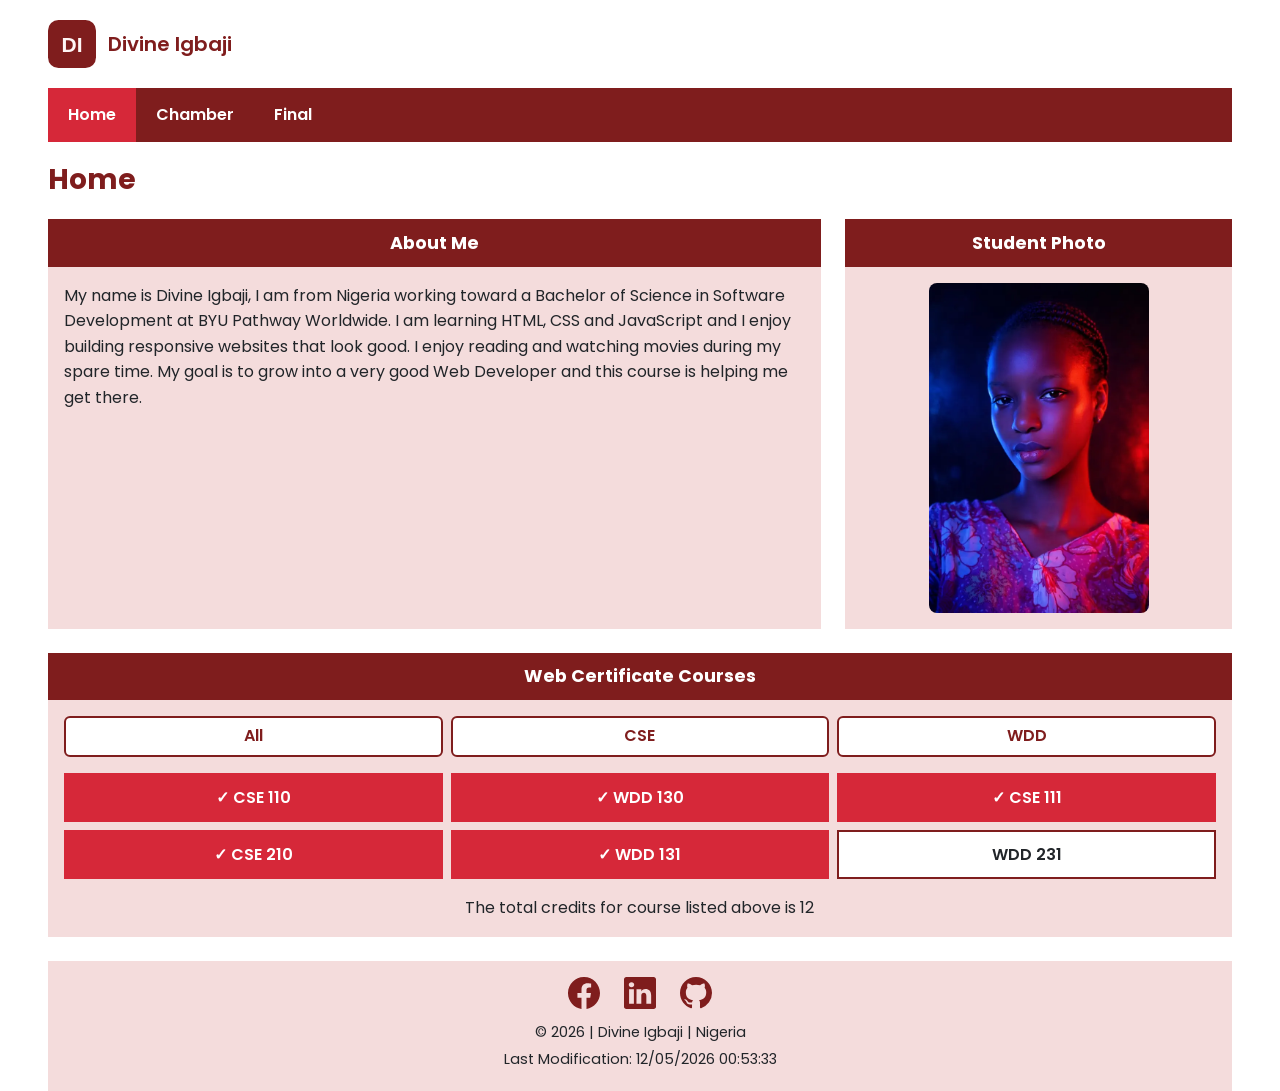
<file: index.html>
<!DOCTYPE html>
<html lang="en">
<head>
    <meta charset="UTF-8">
    <meta name="viewport" content="width=device-width, initial-scale=1.0">
    <title>Igbaji Divine | WDD 231</title>
    <meta name="description" content="Course home page for Divine Igbaji, showing progress in HTML, CSS and JavaScript.">
    <meta name="author" content="Divine Prosper Igbaji">
    <meta property="og:title" content="Chamber of Commerce">
    <meta property="og:description" content="Connecting local businesses and community members through networking events, a searchable member directory, and resources that help
    our community grow and thrive.">
    <meta property="og:image" content="https://divineigbaji10-blip.github.io/wdd231/images/photo.webp">
    <meta property="og:url" content="https://divineigbaji10-blip.github.io/wdd231/index.html">
    <link rel="preconnect" href="https://fonts.googleapis.com"> 
    <link rel="preconnect" href="https://fonts.gstatic.com" crossorigin> 
    <link href="https://fonts.googleapis.com/css2?family=Poppins:wght@400;600&display=swap" rel="stylesheet">

    <link rel="stylesheet" href="styles/normalize.css">
    <link rel="stylesheet" href="styles/small.css">
    <link rel="stylesheet" href="styles/larger.css">
    <script src="scripts/navigation.js" defer></script>
    <script src="scripts/date.js" defer></script>
    <script src="scripts/course.js" defer></script>
    <link rel="icon" href="favicon.ico">
</head>
<body>
    <header>
        <img src="images/logo.svg" alt="Site logo" width="48" height="48">
        <span class="site-name">Divine Igbaji</span>
        <button id="menu-button" type="button" aria-label="Menu"></button>
    </header>
    <nav>
        <ul id="nav-menu">
            <li><a href="index.html" class="active">Home</a></li>
            <li><a href="#">Chamber</a></li>
            <li><a href="#">Final</a></li>
        </ul>
    </nav>
    <main>
        <h1>Home</h1>
        <section class="about">
            <h2>About Me</h2>
            <p>My name is Divine Igbaji, I am from Nigeria working toward a Bachelor of Science in Software Development
                at BYU Pathway Worldwide. I am learning HTML, CSS and JavaScript and I enjoy building responsive websites
                that look good. I enjoy reading and watching movies during my spare time. My goal is to grow into a very good
                Web Developer and this course is helping me get there. 
            </p>
        </section>

        <section class="photo">
            <h2>Student Photo</h2>
            <img src="images/photo.webp" alt="Picture of Divine Igbaji" width="600" height="900">
        </section>

        <section class="courses">
            <h2>Web Certificate Courses</h2>
            <div class="filters">
                <button type="button">All</button>
                <button type="button">CSE</button>
                <button type="button">WDD</button>
            </div>
            <div id="course-list"></div>
            <p id="credits"></p>
        </section>
        <dialog id="course-details"></dialog>
    </main>
    <footer>
        <div class="social">
            <a href="https://www.facebook.com/share/1E288sdADC/" target="_blank">
                <img src="images/facebook.svg" alt="Facebook profile" width="16" height="16">
            </a>
            <a href="https://linkedin.com/in/divine-igbaji-b98a933b7" target="_blank">
                <img src="images/linkedin.svg" alt="LinkedIn Profile" width="16" height="16">
            </a>
            <a href="https://github.com/divineigbaji10-blip" target="_blank">
                <img src="images/github.svg" alt="GitHub Profile" width="16" height="16">
            </a>
        </div>
        <p>&copy; <span id="currentyear"></span> | Divine Igbaji | Nigeria</p>
        <p>Last Modification: <span id="lastModified"></span></p>
    </footer>
</body>
</html>
</file>
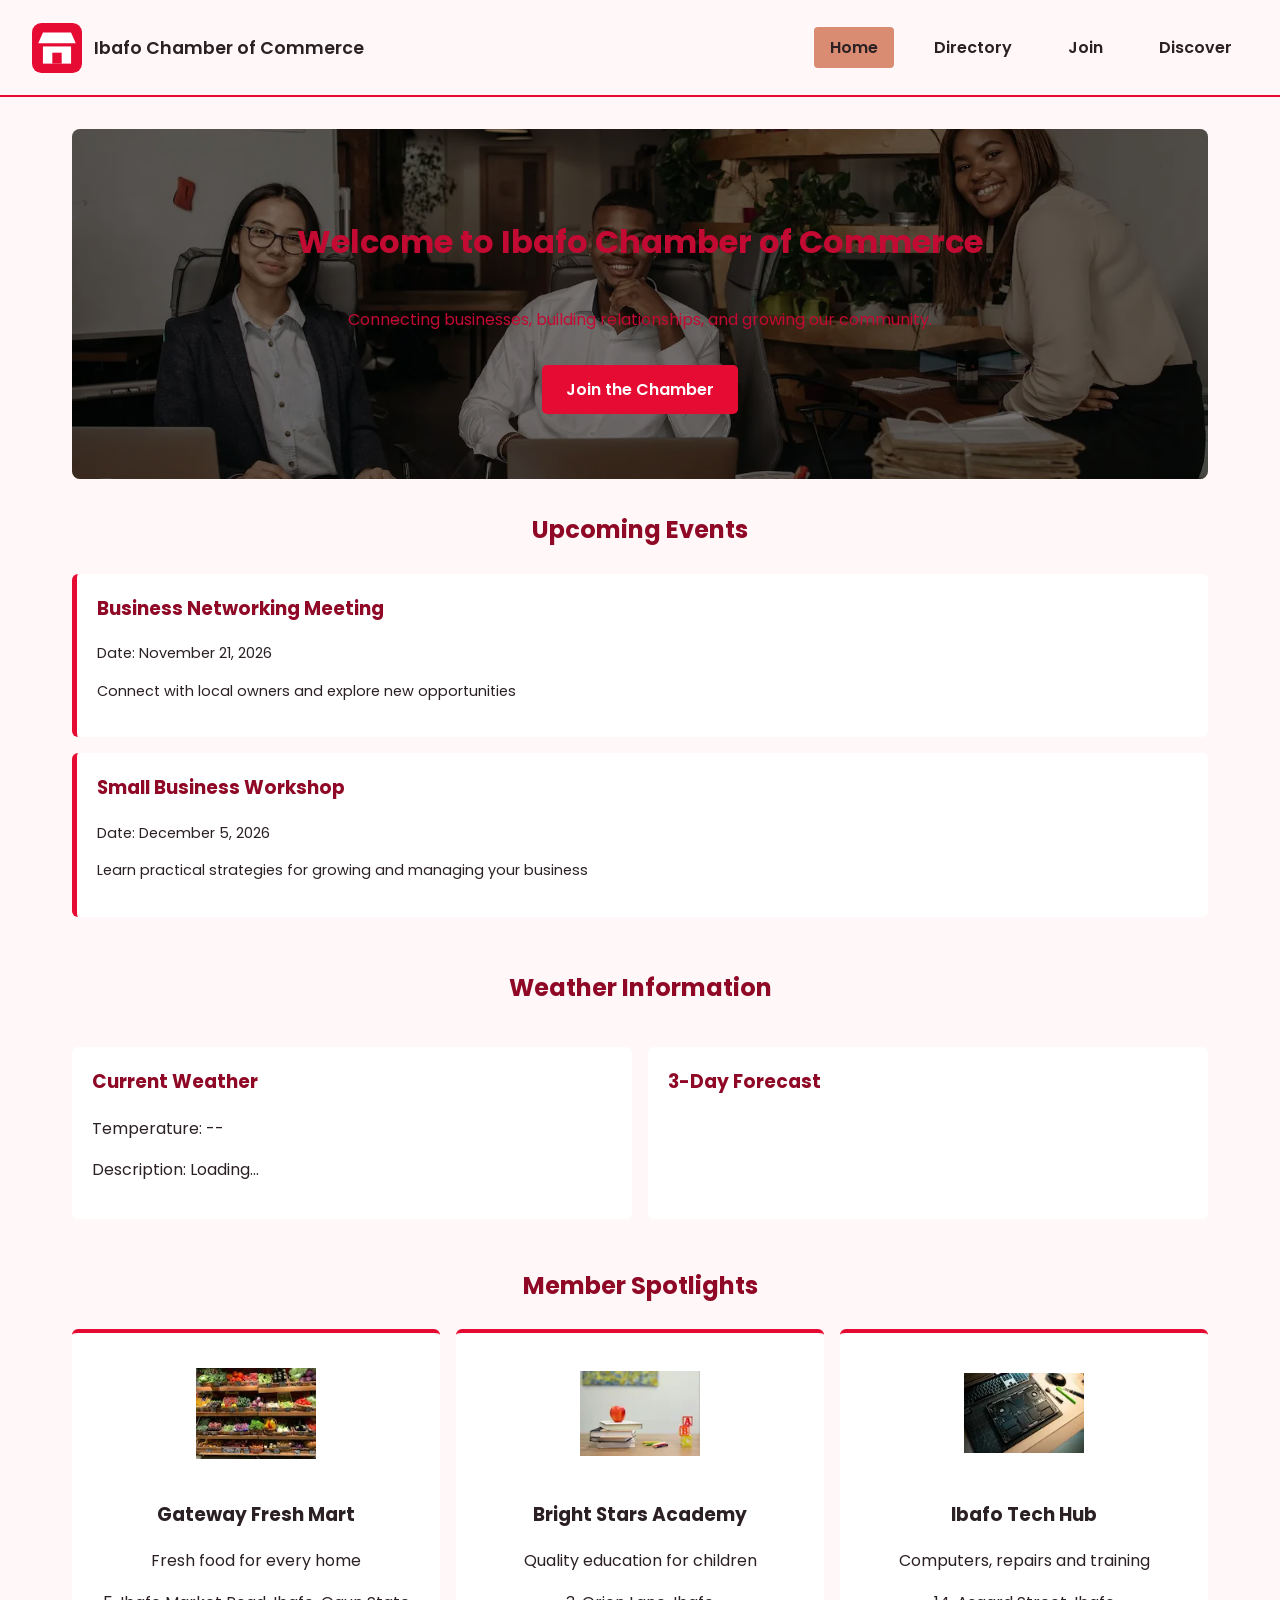
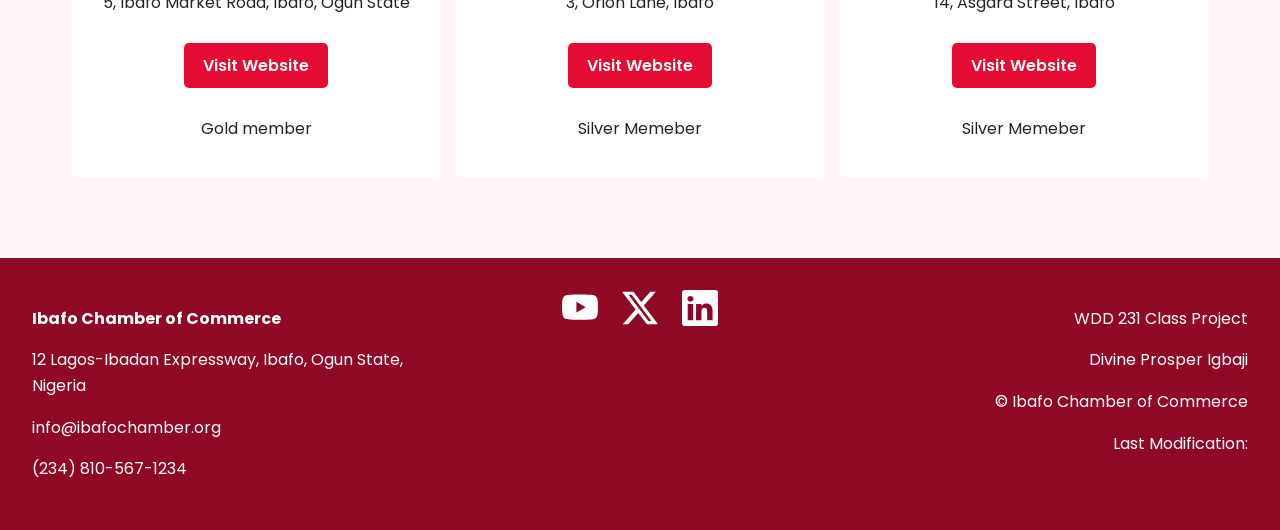
<file: chamber/index.html>
<!DOCTYPE html>
<html lang="en">
<head>
    <meta charset="UTF-8">
    <meta name="viewport" content="width=device-width, initial-scale=1.0">
    <title>Chamber Home Page | WDD 231</title>
    <meta name="description" content="Welcome to the Ibafo Chamber of Commerce. Discover local businesses, community events, networking opportunities and resources for business growth.">
    <meta name="author" content="Divine Prosper Igbaji">
    <meta property="og:title" content="Ibafo Chamber of Commerce | Growing Together">
    <meta property="og:description" content="Connecting local businesses and community members through networking events, a searchable member directory, and resources that help our community grow.">
    <meta property="og:image" content="https://divineigbaji10-blip.github.io/wdd231/chamber/images/chamber-share.jpg">
    <meta property="og:url" content="https://divineigbaji10-blip.github.io/wdd231/chamber/index.html">
    <link rel="stylesheet" href="styles/normalize.css">
    <link rel="stylesheet" href="styles/small.css">
    <link rel="stylesheet" href="styles/larger.css">
    <script src="scripts/weather.js" defer></script>
    <script src="scripts/spotlights.js" defer></script>
    <link rel="preconnect" href="https://fonts.googleapis.com"> 
    <link rel="preconnect" href="https://fonts.gstatic.com" crossorigin> 
    <link href="https://fonts.googleapis.com/css2?family=Poppins:wght@400;600&display=swap" rel="stylesheet">
    <link rel="icon" href="images/chamber-favicon.ico">
</head>
<body>
    <header>
        <div class="brand">
            <img src="images/logo.svg" alt="Chamber of Commerce logo" width="50" height="50">
            <p class="site-name">Ibafo Chamber of Commerce</p>
        </div>
        <button id="menu-button" aria-label="Open menu">☰</button>
        <nav id="nav-menu">
            <ul>
                <li><a href="index.html" class="active">Home</a></li>
                <li><a href="directory.html">Directory</a></li>
                <li><a href="join.html">Join</a></li>
                <li><a href="discover.html">Discover</a></li>
            </ul>
        </nav>
    </header>
    <main>
        <section class="hero">
            <img src="images/chamber-hero.webp" alt="Businesses and community members in Ibafo">
            <div class="hero-content">
                <h1>Welcome to Ibafo Chamber of Commerce</h1>
                <p>Connecting businesses, building relationships, and growing our community.</p>
                <a href="join.html" class="cta-button">Join the Chamber</a>
            </div>
        </section>
        <section class="events">
            <h2>Upcoming Events</h2>
            <div class="event-container">
                <article class="event-card">
                    <h3>Business Networking Meeting</h3>
                    <p>Date: November 21, 2026</p>
                    <p>Connect with local owners and explore new opportunities</p>
                </article>
                <article class="event-card">
                    <h3>Small Business Workshop</h3>
                    <p>Date: December 5, 2026</p>
                    <p>Learn practical strategies for growing and managing your business</p>
                </article>
            </div>
        </section>
        <section class="weather">
            <h2>Weather Information</h2>
            <div class="current-weather">
                <h3>Current Weather</h3>
                <p>Temperature: <span id="current-temp">--</span></p>
                <p>Description: <span id="weather-description">Loading...</span></p>
            </div>
            <div class="forecast">
                <h3>3-Day Forecast</h3>
                <div id="forecast-container"></div>
            </div>
        </section>
        <section class="spotlights">
            <h2>Member Spotlights</h2>
            <div id="spotlight-container"></div>
        </section>
    </main>
    <footer>
        <div class="footer-contact">
            <p><strong>Ibafo Chamber of Commerce</strong></p>
            <p>12 Lagos-Ibadan Expressway, Ibafo, Ogun State, Nigeria</p>
            <p>info@ibafochamber.org</p>
            <p>(234) 810-567-1234</p>
        </div>
        <div class="footer-social">
            <a href="https://www.youtube.com/">
                <img src="images/youtube.svg" alt="Youtube page" width="16" height="16">
            </a>
            <a href="https://x.com/">
                <img src="images/twitter-x.svg" alt="X page" width="16" height="16">
            </a>
            <a href="https://www.linkedin.com/">
                <img src="images/linkedin.svg" alt="LinkedIn Page" width="16" height="16">
            </a>
        </div>
        <div class="footer-info">
            <p>WDD 231 Class Project</p>
            <p>Divine Prosper Igbaji</p>
            <p>&copy; <span id="year"></span> Ibafo Chamber of Commerce</p>
            <p>Last Modification: <span id="lastModified"></span></p>
        </div>
    </footer>
</body>
</html>
</file>
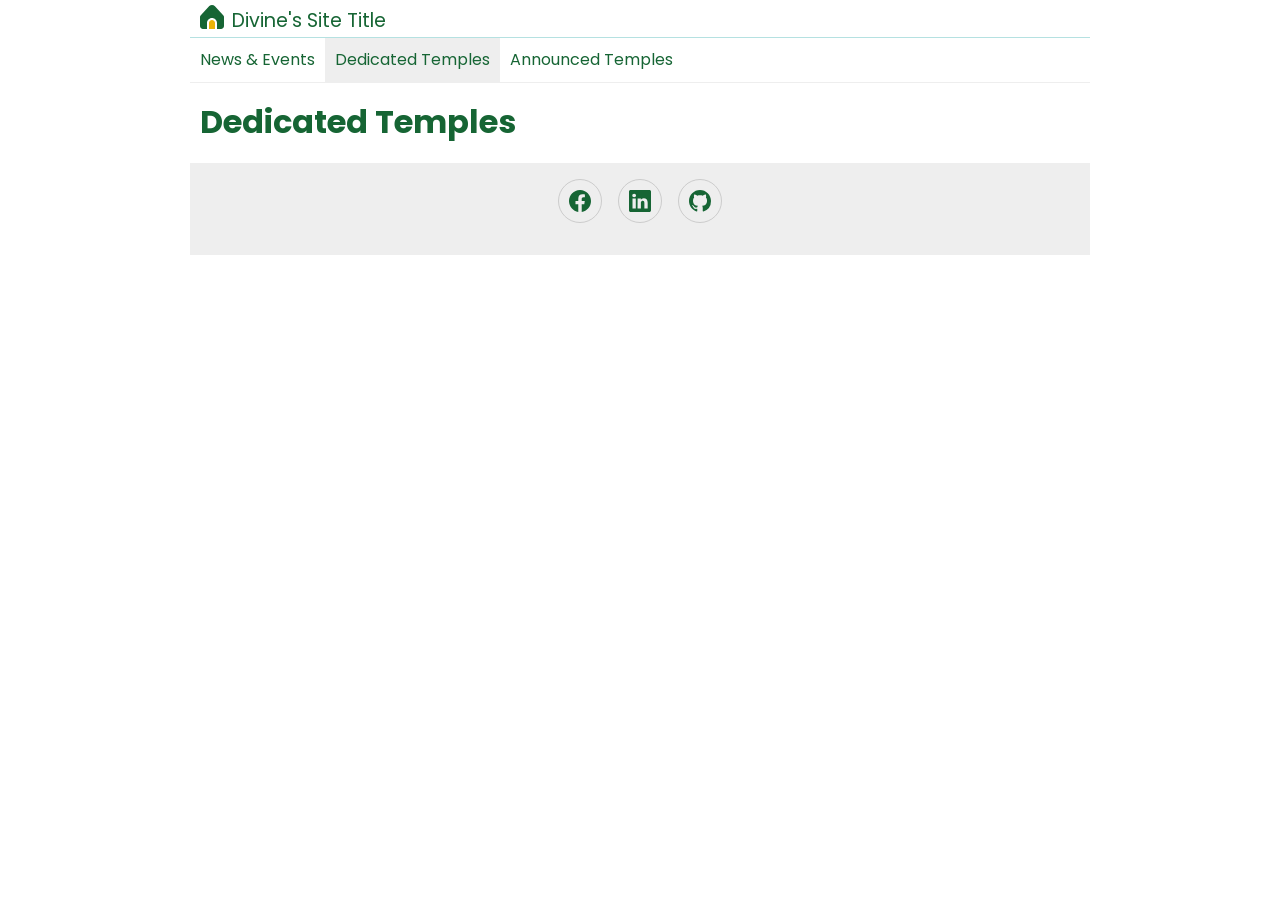
<file: code-along/index.html>
<!DOCTYPE html>
<html lang="en">
<head>
    <meta charset="UTF-8">
    <meta name="viewport" content="width=device-width, initial-scale=1.0">
    <title>WDD 231</title>
    <link rel="preconnect" href="https://fonts.googleapis.com"> 
    <link rel="preconnect" href="https://fonts.gstatic.com" crossorigin> 
    <link href="https://fonts.googleapis.com/css2?family=Poppins:wght@400;500;600;700&family=Roboto:wght@400;500;700&display=swap" rel="stylesheet">

    <link rel="stylesheet" href="styles/normalize.css">
    <link rel="stylesheet" href="styles/base.css">
    <link rel="stylesheet" href="styles/larger.css">
    <script src="scripts/navigation.js" defer></script>
</head>
<body>
    <header>
        <img src="images/home.svg" alt="Site Logo" width="512" height="512">
        <span>Divine's Site Title</span>
        <button id="ham-btn" class="hamburger"></button>
    </header>
    <nav id="nav-bar" class="navigation">
        <ul>
            <li><a href="#">News &amp Events</a></li>
            <li class="current"><a href="#">Dedicated Temples</a></li>
            <li><a href="#">Announced Temples</a></li>   
        </ul>
    </nav>
    <main>
        <h1>Dedicated Temples</h1>
    </main>
    <footer>
        <div class="icons">
            <a href="https://www.facebook.com/share/1E288sdADC/" target="_blank">
                <img src="images/facebook.svg" alt="Facebook profile" width="16" height="16">
            </a>
            <a href="https://linkedin.com/in/divine-igbaji-b98a933b7" target="_blank">
                <img src="images/linkedin.svg" alt="LinkedIn Profile" width="16" height="16">
            </a>
            <a href="https://github.com/divineigbaji10-blip" target="_blank">
                <img src="images/github.svg" alt="GitHub Profile" width="16" height="16">
            </a>
        </div>
        <p></p>
        <p></p>
    </footer>
</body>
</html>
</file>
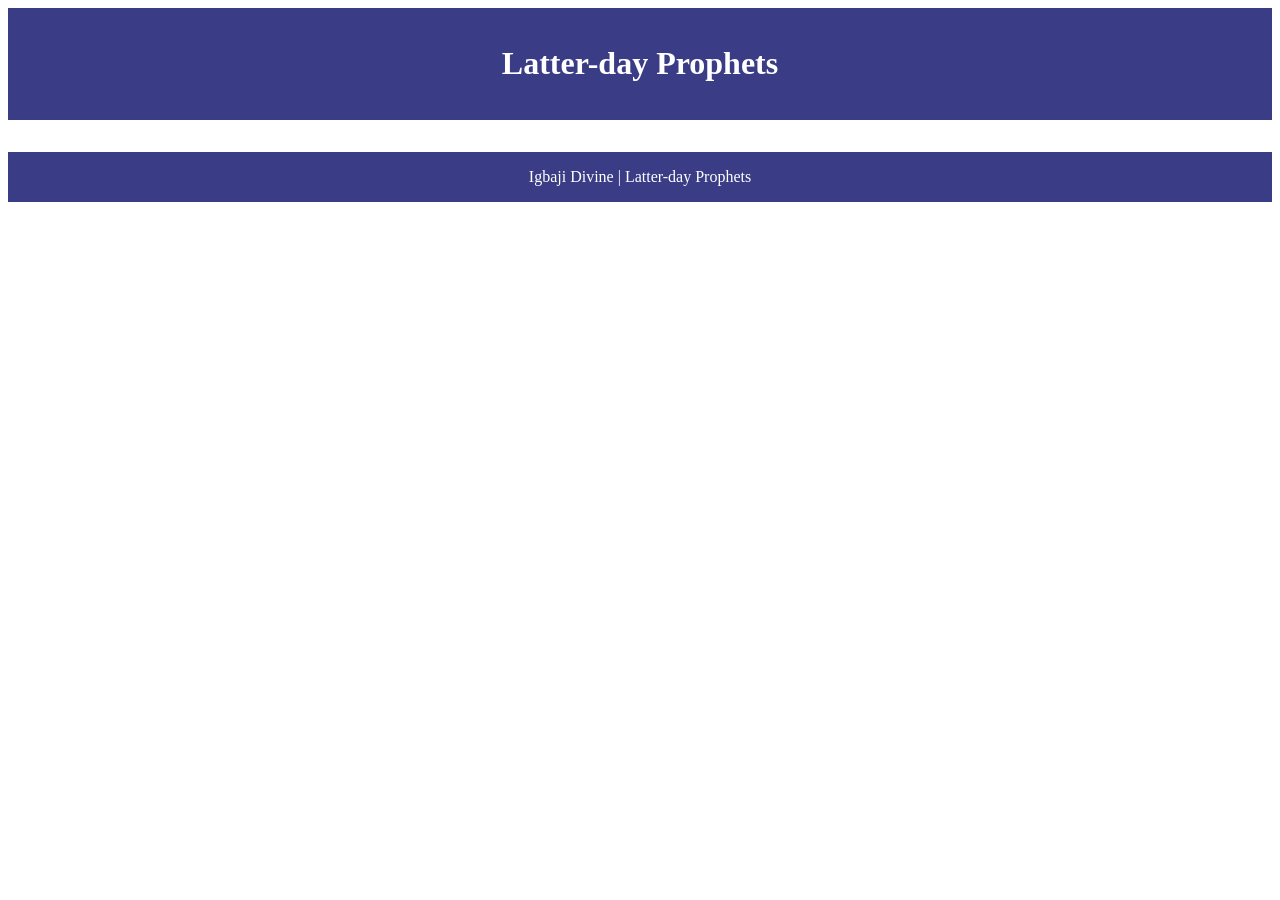
<file: prophets.html>
<!DOCTYPE html>
<html lang="en">
<head>
    <meta charset="UTF-8">
    <meta name="viewport" content="width=device-width, initial-scale=1.0">
    <title>Latter-day Prophets | WDD 231</title>
    <meta name="description" content="A responsive gallery of Latter-day prophets showing each prophet's portrait, date of birth, and place of birth, built with JavaScript and the Fetch API.">
    <meta name="author" content="Divine Prosper Igbaji">
    <link rel="preconnect" href="https://fonts.googleapis.com"> 
    <link rel="preconnect" href="https://fonts.gstatic.com" crossorigin> 
    <link href="https://fonts.googleapis.com/css2?family=Poppins:wght@400;600&display=swap" rel="stylesheet">
    <link rel="stylesheet" href="styles/prophets.css">
    <script src="scripts/prophets.js" defer></script>
</head>
<body>
    <header>
  <h1>Latter-day Prophets</h1>
</header>
<main>
  <div id="cards"></div>
</main>
<footer>
  Igbaji Divine | Latter-day Prophets
</footer>
</body>
</html>
</file>
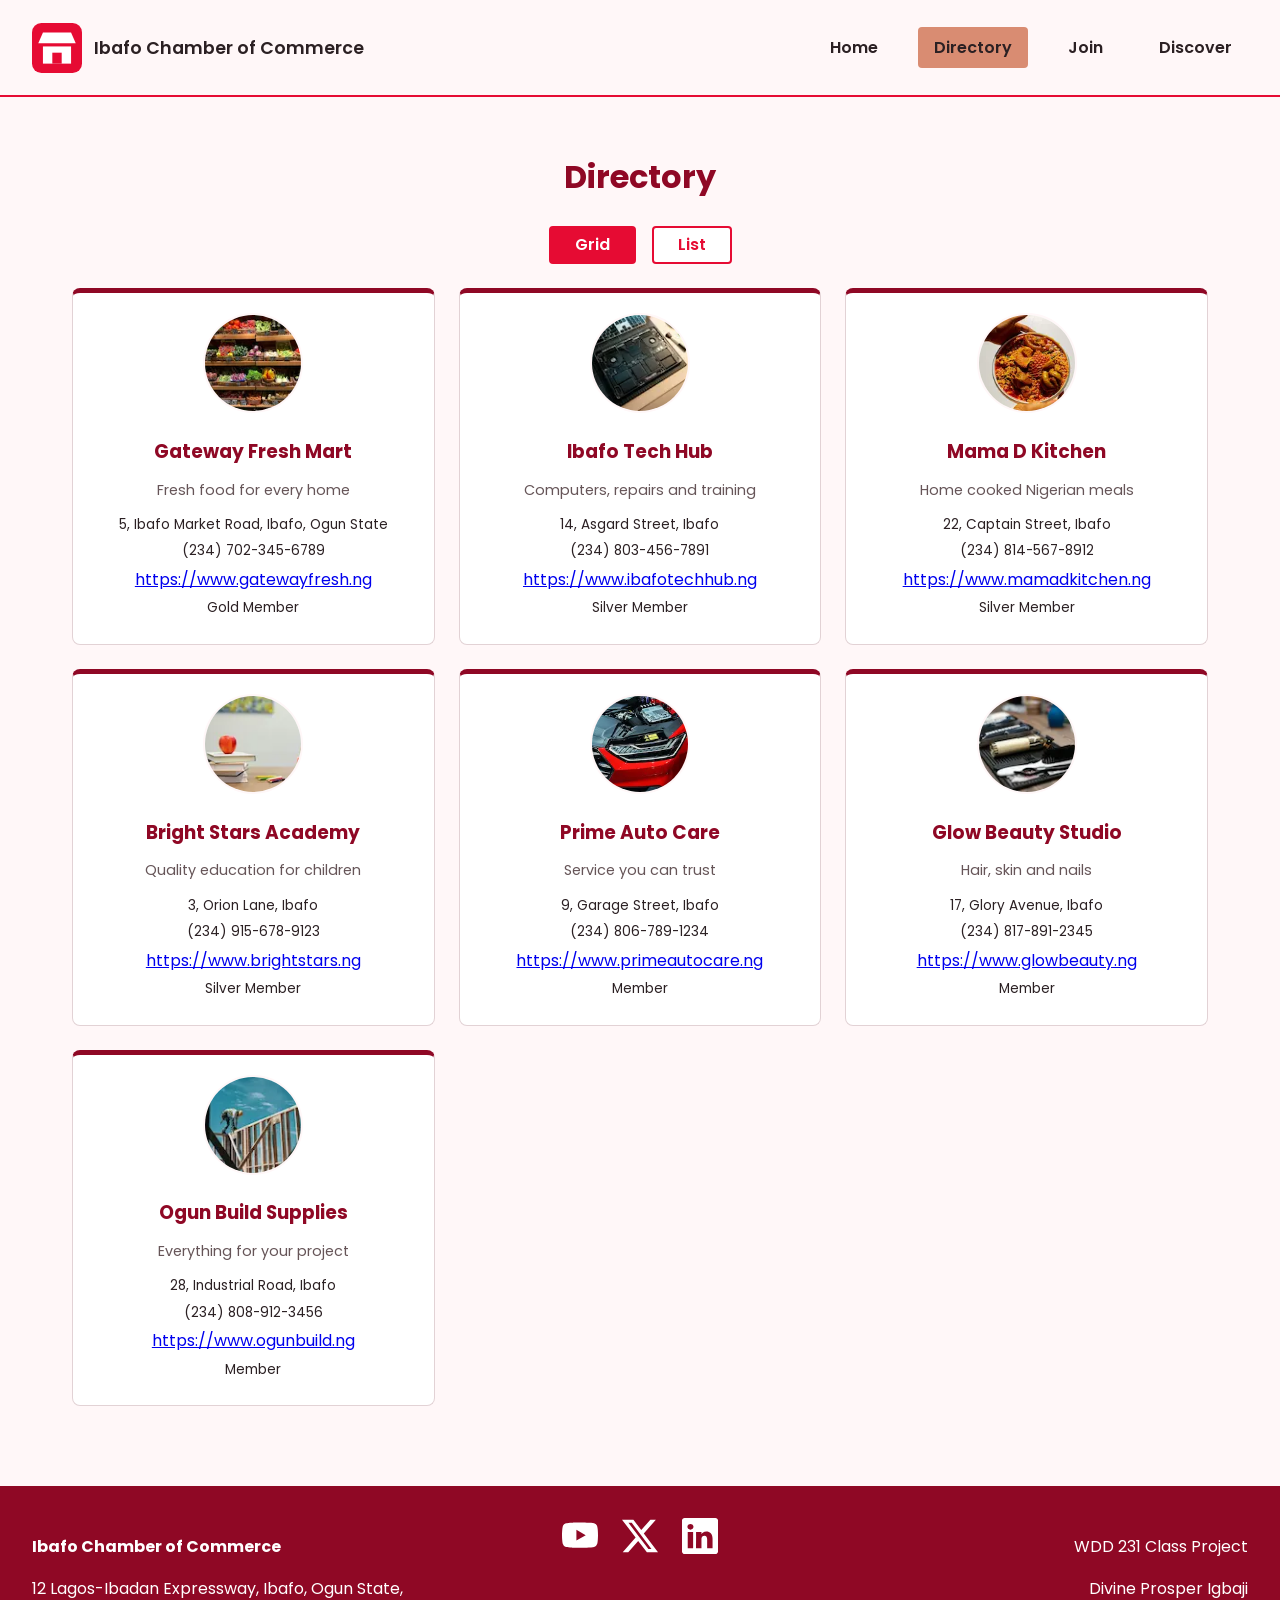
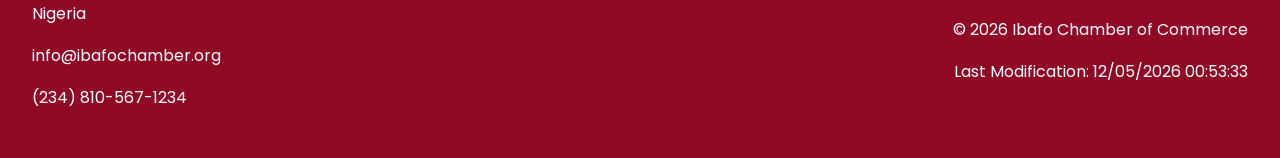
<file: chamber/directory.html>
<!DOCTYPE html>
<html lang="en">
<head>
    <meta charset="UTF-8">
    <meta name="viewport" content="width=device-width, initial-scale=1.0">
    <title>Chamber Directory Page | WDD 231</title>
    <meta name="description" content="Browse the Chamber of Commerce directory and find local businesses, with contact details, websites, and membership levels.">
    <meta name="author" content="Divine Prosper Igbaji">
    <meta property="og:title" content="Ibafo Chamber of Commerce Member Directory">
    <meta property="og:description" content="Connecting local businesses and community members through networking events, a searchable member directory, and resources that help our community grow.">
    <meta property="og:image" content="https://divineigbaji10-blip.github.io/wdd231/chamber/images/chamber-share.jpg">
    <meta property="og:url" content="https://divineigbaji10-blip.github.io/wdd231/chamber/directory.html">
    <link rel="stylesheet" href="styles/normalize.css">
    <link rel="stylesheet" href="styles/small.css">
    <link rel="stylesheet" href="styles/larger.css">
    <script src="scripts/directory.js" defer></script>
    <link rel="preconnect" href="https://fonts.googleapis.com"> 
    <link rel="preconnect" href="https://fonts.gstatic.com" crossorigin> 
    <link href="https://fonts.googleapis.com/css2?family=Poppins:wght@400;600&display=swap" rel="stylesheet">
    <link rel="icon" href="images/chamber-favicon.ico">
</head>
<body>
    <header>
        <div class="brand">
            <img src="images/logo.svg" alt="Chamber of Commerce logo" width="50" height="50">
            <p class="site-name">Ibafo Chamber of Commerce</p>
        </div>
        <button id="menu-button" aria-label="Open menu">☰</button>
        <nav id="nav-menu">
            <ul>
                <li><a href="index.html">Home</a></li>
                <li><a href="directory.html" class="active">Directory</a></li>
                <li><a href="join.html">Join</a></li>
                <li><a href="discover.html">Discover</a></li>
            </ul>
        </nav>
    </header>
    <main>
        <h1>Directory</h1>
        <div class="view-buttons">
            <button id="grid" class="active">Grid</button>
            <button id="list">List</button>
        </div>
        <section id="members" class="grid" aria-label="Chamber business members"></section>
    </main>
    <footer>
        <div class="footer-contact">
            <p><strong>Ibafo Chamber of Commerce</strong></p>
            <p>12 Lagos-Ibadan Expressway, Ibafo, Ogun State, Nigeria</p>
            <p>info@ibafochamber.org</p>
            <p>(234) 810-567-1234</p>
        </div>
        <div class="footer-social">
            <a href="https://www.youtube.com/">
                <img src="images/youtube.svg" alt="Youtube page" width="16" height="16">
            </a>
            <a href="https://x.com/">
                <img src="images/twitter-x.svg" alt="X page" width="16" height="16">
            </a>
            <a href="https://www.linkedin.com/">
                <img src="images/linkedin.svg" alt="LinkedIn Page" width="16" height="16">
            </a>
        </div>
        <div class="footer-info">
            <p>WDD 231 Class Project</p>
            <p>Divine Prosper Igbaji</p>
            <p>&copy; <span id="year"></span> Ibafo Chamber of Commerce</p>
            <p>Last Modification: <span id="lastModified"></span></p>
        </div>
    </footer>
</body>
</html>
</file>
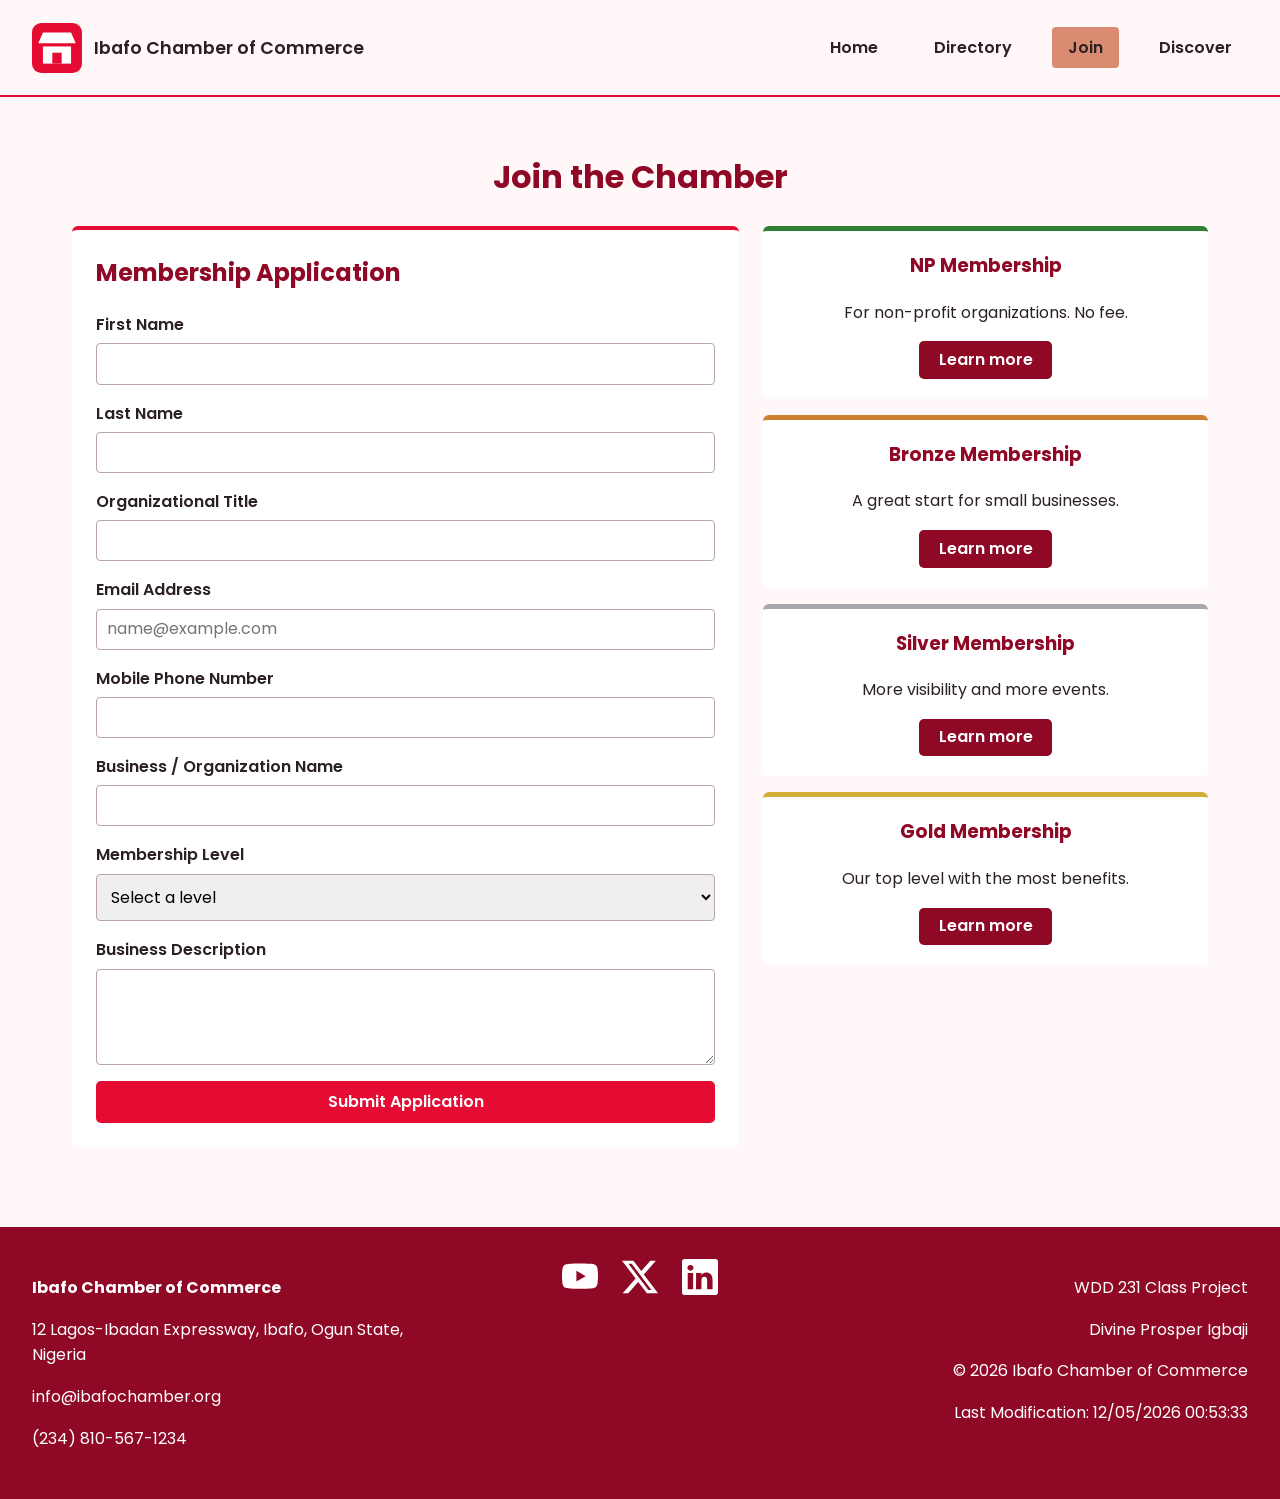
<file: chamber/join.html>
<!DOCTYPE html>
<html lang="en">
<head>
    <meta charset="UTF-8">
    <meta name="viewport" content="width=device-width, initial-scale=1.0">
    <title>Chamber Join Page | WDD 231</title>
    <meta name="description" content="Join the Ibafo Chamber of Commerce. Apply for NP, Bronze, Silver or Gold membership and connect with local businesses.">
    <meta name="author" content="Divine Prosper Igbaji">
    <meta property="og:title" content="Join the Ibafo Chamber of Commerce | Apply for Membership">
    <meta property="og:description" content="Apply for NP, Bronze, Silver or Gold membership and connect with local businesses in Ibafo.">
    <meta property="og:image" content="https://divineigbaji10-blip.github.io/wdd231/chamber/images/chamber-share.jpg">
    <meta property="og:url" content="https://divineigbaji10-blip.github.io/wdd231/chamber/join.html">
    <link rel="stylesheet" href="styles/normalize.css">
    <link rel="stylesheet" href="styles/small.css">
    <link rel="stylesheet" href="styles/larger.css">
    <script src="scripts/join.js" defer></script>
    <link rel="preconnect" href="https://fonts.googleapis.com"> 
    <link rel="preconnect" href="https://fonts.gstatic.com" crossorigin> 
    <link href="https://fonts.googleapis.com/css2?family=Poppins:wght@400;600&display=swap" rel="stylesheet">
    <link rel="icon" href="images/chamber-favicon.ico">
</head>
<body>
    <header>
        <div class="brand">
            <img src="images/logo.svg" alt="Chamber of Commerce logo" width="50" height="50">
            <p class="site-name">Ibafo Chamber of Commerce</p>
        </div>
        <button id="menu-button" aria-label="Open menu">☰</button>
        <nav id="nav-menu">
            <ul>
                <li><a href="index.html">Home</a></li>
                <li><a href="directory.html">Directory</a></li>
                <li><a href="join.html" class="active">Join</a></li>
                <li><a href="discover.html">Discover</a></li>
            </ul>
        </nav>
    </header>
    <main>
        <h1>Join the Chamber</h1>
        <div class="join-layout">
            <section class="join-form">
                <h2>Membership Application</h2>
                <form action="thankyou.html" method="get">
                    <label>First Name <input type="text" name="first-name" title="Enter your first name" autocomplete="given-name" required></label>
                    <label>Last Name <input type="text" name="last-name" title="Enter your last name" autocomplete="family-name" required></label>
                    <label>Organizational Title <input type="text" name="org-title" title="Letters, hyphens and spaces only, at least 7 characters" autocomplete="organization-title" pattern="[A-Za-z\- ]{7,}"></label>
                    <label>Email Address <input type="email" name="email" title="Enter your email address" autocomplete="email" placeholder="name@example.com" required></label>
                    <label>Mobile Phone Number <input type="tel" name="phone" title="Enter your mobile phone number" autocomplete="tel" required></label>
                    <label>Business / Organization Name <input type="text" name="business" title="Enter your business or organization name" autocomplete="organization" required></label>
                    <label>Membership Level <select name="membership" title="Choose a membership level" required>
                        <option value="" selected disabled>Select a level</option>
                        <option value="np">NP Membership (no fee)</option>
                        <option value="bronze">Bronze Membership</option>
                        <option value="silver">Silver Membership</option>
                        <option value="gold">Gold Membership</option>
                    </select></label>
                    <label>Business Description <textarea name="description" title="Briefly describe your business or organization" rows="4"></textarea></label>
                    <input type="hidden" name="timestamp" id="timestamp">
                    <input type="submit" value="Submit Application">
                </form>
            </section>
            <section class="membership-cards" aria-label="Membership levels">
                <article class="level-card np">
                    <h3>NP Membership</h3>
                    <p>For non-profit organizations. No fee.</p>
                    <button type="button" class="info-button" data-modal="np-modal">Learn more</button>
                </article>
                <article class="level-card bronze">
                    <h3>Bronze Membership</h3>
                    <p>A great start for small businesses.</p>
                    <button type="button" class="info-button" data-modal="bronze-modal">Learn more</button>
                </article>
                <article class="level-card silver">
                    <h3>Silver Membership</h3>
                    <p>More visibility and more events.</p>
                    <button type="button" class="info-button" data-modal="silver-modal">Learn more</button>
                </article>
                <article class="level-card gold">
                    <h3>Gold Membership</h3>
                    <p>Our top level with the most benefits.</p>
                    <button type="button" class="info-button" data-modal="gold-modal">Learn more</button>
                </article>
            </section>
        </div>
    </main>
    <dialog id="np-modal" aria-labelledby="np-title">
        <h3 id="np-title">NP Membership</h3>
        <p>For non-profit organizations. No fee.</p>
        <ul>
            <li>Listing in the chamber member directory</li>
            <li>Invitations to community networking events</li>
            <li>Monthly chamber newsletter</li>
        </ul>
        <div class="modal-actions">
            <button type="button" class="close-button">Close</button>
        </div>
    </dialog>
    <dialog id="bronze-modal" aria-labelledby="bronze-title">
        <h3 id="bronze-title">Bronze Membership</h3>
        <p>Annual fee: #25,000</p>
        <ul>
            <li>Everything in NP Membership</li>
            <li>Discounted entry to chamber events</li>
            <li>Access to one business training session a year</li>
        </ul>
        <div class="modal-actions">
            <button type="button" class="close-button">Close</button>
        </div>
    </dialog>
    <dialog id="silver-modal" aria-labelledby="silver-title">
        <h3 id="silver-title">Silver Membership</h3>
        <p>Annual fee: #50,000</p>
        <ul>
            <li>Everything in Bronze Membership</li>
            <li>Spotlight position in the Member Spotlights section</li>
            <li>Free entry to all chamber events</li>
            <li>Access to all training sessions</li>
        </ul>
        <div class="modal-actions">
            <button type="button" class="close-button">Close</button>
        </div>
    </dialog>
    <dialog id="gold-modal" aria-labelledby="gold-title">
        <h3 id="gold-title">Gold Membership</h3>
        <p>Annual fee: #100,000</p>
        <ul>
            <li>Everything in Silver Membership</li>
            <li>Top spotlight position on the home page</li>
            <li>Event sponsorship and advertising opportunities</li>
            <li>Promotion on the chamber's social media pages</li>
        </ul>
        <div class="modal-actions">
            <button type="button" class="close-button">Close</button>
        </div>
    </dialog>
    <footer>
        <div class="footer-contact">
            <p><strong>Ibafo Chamber of Commerce</strong></p>
            <p>12 Lagos-Ibadan Expressway, Ibafo, Ogun State, Nigeria</p>
            <p>info@ibafochamber.org</p>
            <p>(234) 810-567-1234</p>
        </div>
        <div class="footer-social">
            <a href="https://www.youtube.com/">
                <img src="images/youtube.svg" alt="Youtube page" width="16" height="16">
            </a>
            <a href="https://x.com/">
                <img src="images/twitter-x.svg" alt="X page" width="16" height="16">
            </a>
            <a href="https://www.linkedin.com/">
                <img src="images/linkedin.svg" alt="LinkedIn Page" width="16" height="16">
            </a>
        </div>
        <div class="footer-info">
            <p>WDD 231 Class Project</p>
            <p>Divine Prosper Igbaji</p>
            <p>&copy; <span id="year"></span> Ibafo Chamber of Commerce</p>
            <p>Last Modification: <span id="lastModified"></span></p>
        </div>
    </footer>
</body>
</html>
</file>
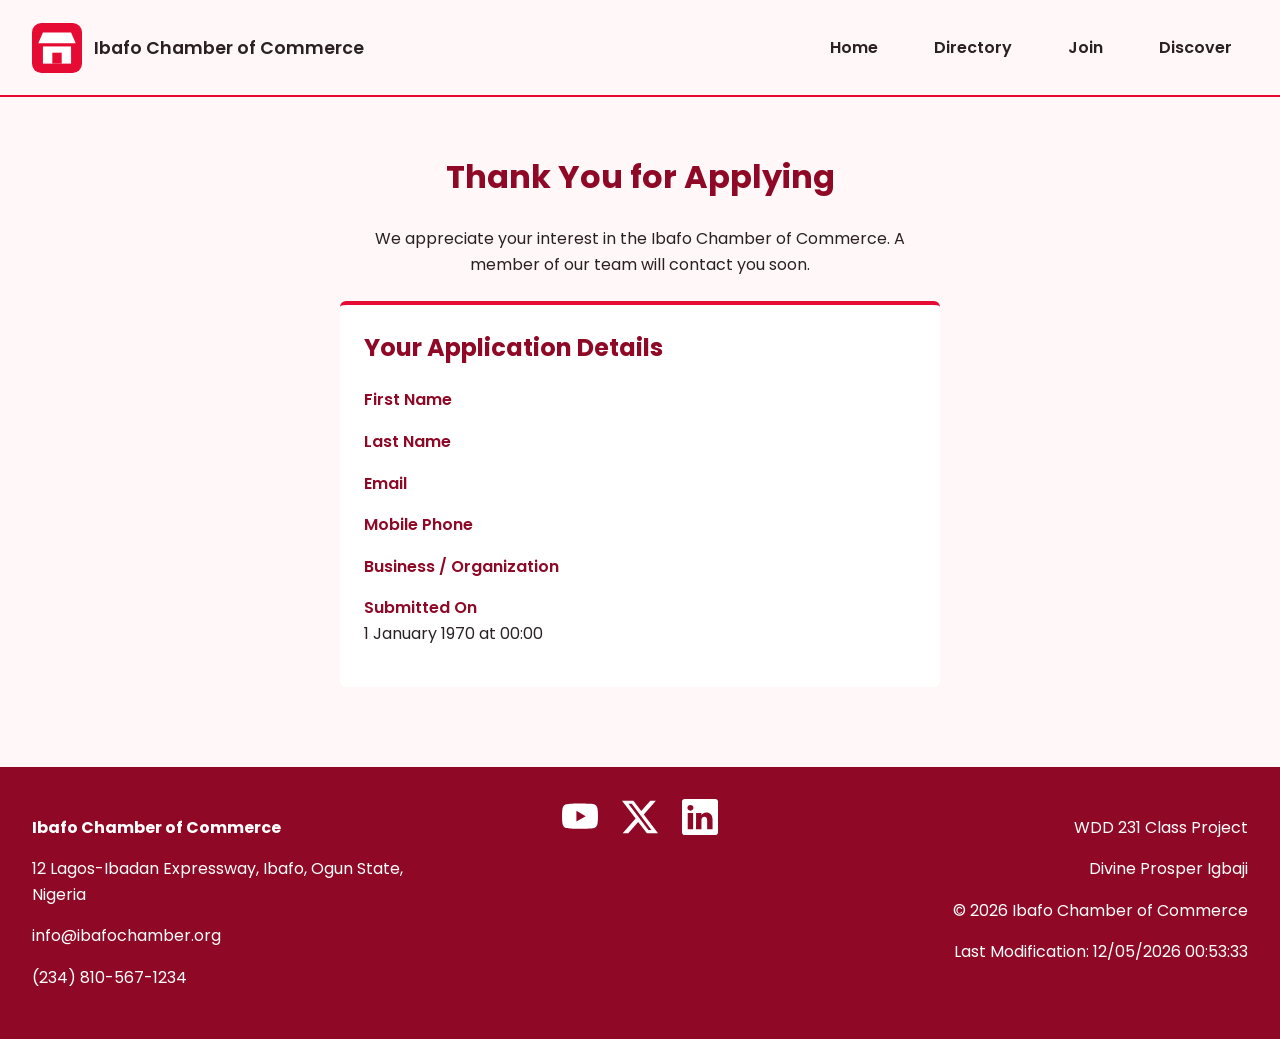
<file: chamber/thankyou.html>
<!DOCTYPE html>
<html lang="en">
<head>
    <meta charset="UTF-8">
    <meta name="viewport" content="width=device-width, initial-scale=1.0">
    <title>Chamber Thank You Page | WDD 231</title>
    <meta name="description" content="Thank you for applying to join the Ibafo Chamber of Commerce. Here is a summary of your application.">
    <meta name="author" content="Divine Prosper Igbaji">
    <meta property="og:title" content="Thank You | Ibafo Chamber of Commerce Membership">
    <meta property="og:description" content="Thank you for applying to join the Ibafo Chamber of Commerce. Your application details are below">
    <meta property="og:image" content="https://divineigbaji10-blip.github.io/wdd231/chamber/images/chamber-share.jpg">
    <meta property="og:url" content="https://divineigbaji10-blip.github.io/wdd231/chamber/thankyou.html">
    <link rel="stylesheet" href="styles/normalize.css">
    <link rel="stylesheet" href="styles/small.css">
    <link rel="stylesheet" href="styles/larger.css">
    <script src="scripts/thankyou.js" defer></script>
    <link rel="preconnect" href="https://fonts.googleapis.com"> 
    <link rel="preconnect" href="https://fonts.gstatic.com" crossorigin> 
    <link href="https://fonts.googleapis.com/css2?family=Poppins:wght@400;600&display=swap" rel="stylesheet">
    <link rel="icon" href="images/chamber-favicon.ico">
</head>
<body>
    <header>
        <div class="brand">
            <img src="images/logo.svg" alt="Chamber of Commerce logo" width="50" height="50">
            <p class="site-name">Ibafo Chamber of Commerce</p>
        </div>
        <button id="menu-button" aria-label="Open menu">☰</button>
        <nav id="nav-menu">
            <ul>
                <li><a href="index.html">Home</a></li>
                <li><a href="directory.html">Directory</a></li>
                <li><a href="join.html">Join</a></li>
                <li><a href="discover.html">Discover</a></li>
            </ul>
        </nav>
    </header>
    <main>
        <h1>Thank You for Applying</h1>
        <section class="thankyou-message">
            <p>We appreciate your interest in the Ibafo Chamber of Commerce. A member of our team will contact you soon.</p>
        </section>
        <section class="submitted-info">
            <h2>Your Application Details</h2>
            <dl>
                <dt>First Name</dt>
                <dd id="show-first-name"></dd>
                <dt>Last Name</dt>
                <dd id="show-last-name"></dd>
                <dt>Email</dt>
                <dd id="show-email"></dd>
                <dt>Mobile Phone</dt>
                <dd id="show-phone"></dd>
                <dt>Business / Organization</dt>
                <dd id="show-business"></dd>
                <dt>Submitted On</dt>
                <dd id="show-timestamp"></dd>
            </dl>
        </section>
    </main>
    <dialog id="np-modal" aria-labelledby="np-title">
        <h3 id="np-title">NP Membership</h3>
        <p>For non-profit organizations. No fee.</p>
        <ul>
            <li>Listing in the chamber member directory</li>
            <li>Invitations to community networking events</li>
            <li>Monthly chamber newsletter</li>
        </ul>
        <form method="dialog">
            <button type="submit">Close</button>
        </form>
    </dialog>
    <dialog id="bronze-modal" aria-labelledby="bronze-title">
        <h3 id="bronze-title">Bronze Membership</h3>
        <p>Annual fee: #25,000</p>
        <ul>
            <li>Everything in NP Membership</li>
            <li>Discounted entry to chamber events</li>
            <li>Access to one business training session a year</li>
        </ul>
        <form method="dialog">
            <button type="submit">Close</button>
        </form>
    </dialog>
    <dialog id="silver-modal" aria-labelledby="silver-title">
        <h3 id="silver-title">Silver Membership</h3>
        <p>Annual fee: #50,000</p>
        <ul>
            <li>Everything in Bronze Membership</li>
            <li>Spotlight position in the Member Spotlights section</li>
            <li>Free entry to all chamber events</li>
            <li>Access to all training sessions</li>
        </ul>
        <form method="dialog">
            <button type="submit">Close</button>
        </form>
    </dialog>
    <dialog id="gold-modal" aria-labelledby="gold-title">
        <h3 id="gold-title">Gold Membership</h3>
        <p>Annual fee: #100,000</p>
        <ul>
            <li>Everything in Silver Membership</li>
            <li>Top spotlight position on the home page</li>
            <li>Event sponsorship and advertising opportunities</li>
            <li>Promotion on the chamber's social media pages</li>
        </ul>
        <form method="dialog">
            <button type="submit">Close</button>
        </form>
    </dialog>
    <footer>
        <div class="footer-contact">
            <p><strong>Ibafo Chamber of Commerce</strong></p>
            <p>12 Lagos-Ibadan Expressway, Ibafo, Ogun State, Nigeria</p>
            <p>info@ibafochamber.org</p>
            <p>(234) 810-567-1234</p>
        </div>
        <div class="footer-social">
            <a href="https://www.youtube.com/">
                <img src="images/youtube.svg" alt="Youtube page" width="16" height="16">
            </a>
            <a href="https://x.com/">
                <img src="images/twitter-x.svg" alt="X page" width="16" height="16">
            </a>
            <a href="https://www.linkedin.com/">
                <img src="images/linkedin.svg" alt="LinkedIn Page" width="16" height="16">
            </a>
        </div>
        <div class="footer-info">
            <p>WDD 231 Class Project</p>
            <p>Divine Prosper Igbaji</p>
            <p>&copy; <span id="year"></span> Ibafo Chamber of Commerce</p>
            <p>Last Modification: <span id="lastModified"></span></p>
        </div>
    </footer>
</body>
</html>
</file>
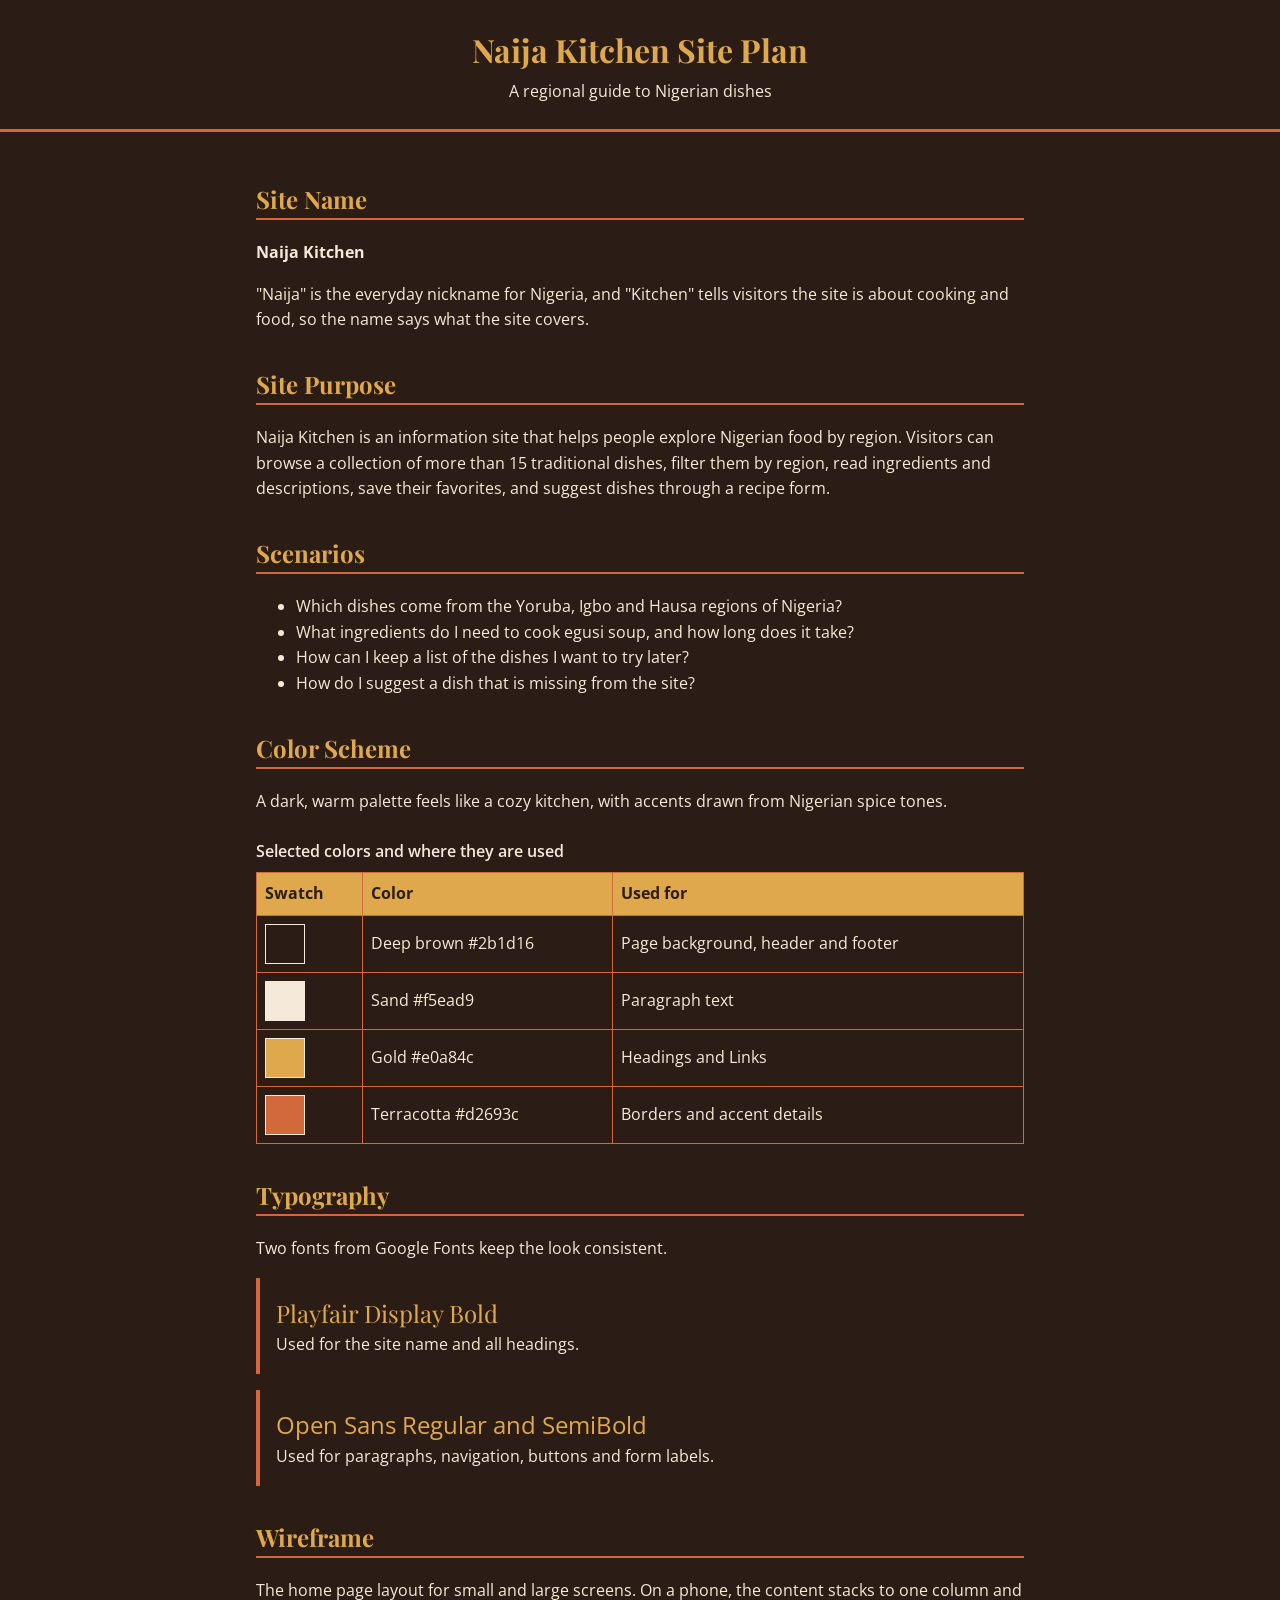
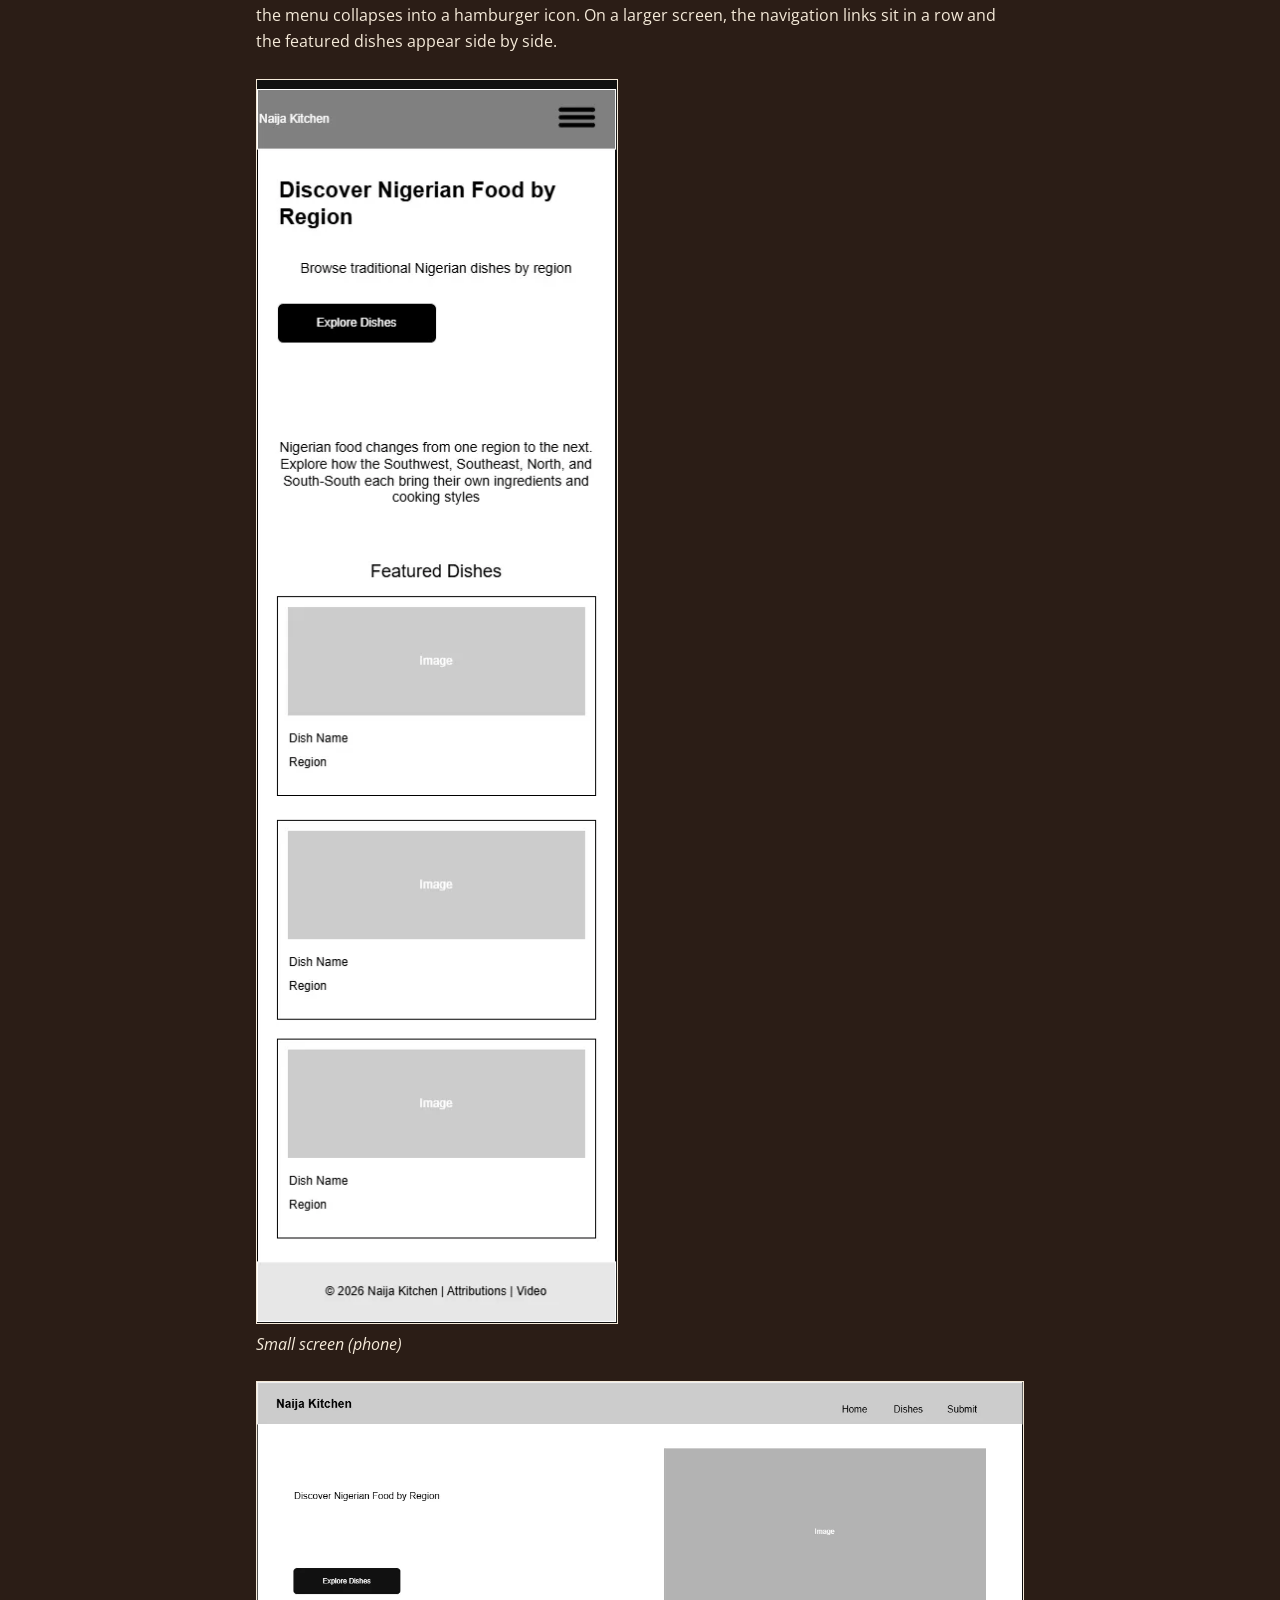
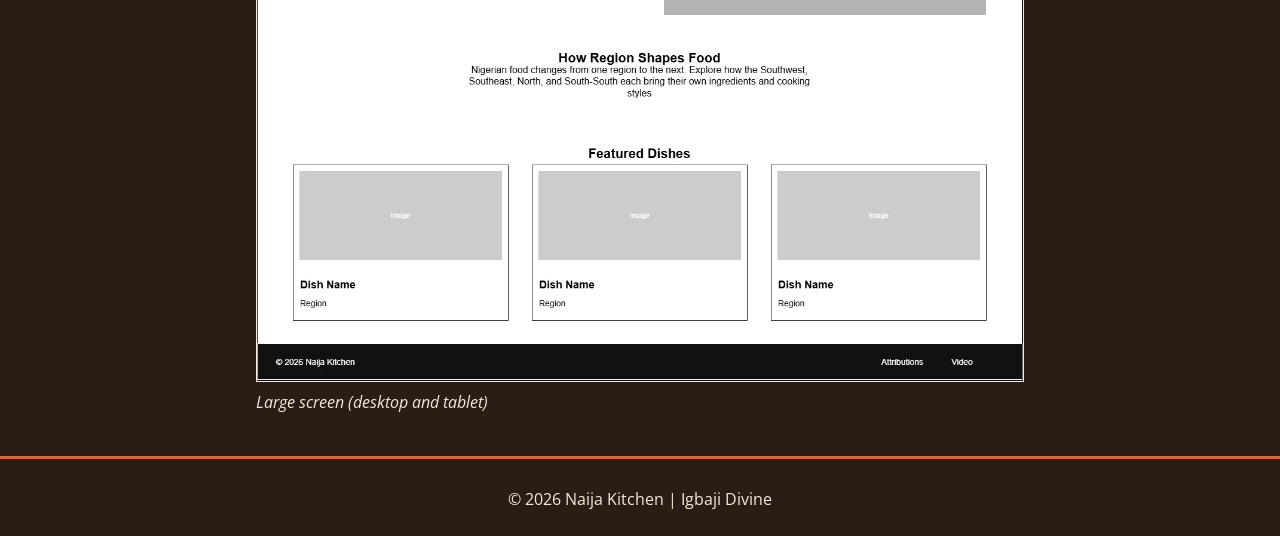
<file: final/site-plan.html>
<!DOCTYPE html>
<html lang="en">
<head>
    <meta charset="UTF-8">
    <meta name="viewport" content="width=device-width, initial-scale=1.0">
    <title>Naija Kitchen | Site Plan</title>
    <meta name="description" content="The website plan for Naija Kitchen, a regional guide to Nigerian dishes.">
    <meta name="author" content="Igbaji Divine">
    <link rel="preconnect" href="https://fonts.googleapis.com"> 
    <link rel="preconnect" href="https://fonts.gstatic.com" crossorigin> 
    <link href="https://fonts.googleapis.com/css2?family=Open+Sans:wght@400;600&family=Playfair+Display:wght@700&display=swap" rel="stylesheet">
    <link rel="stylesheet" href="styles/site-plan.css">
</head>
<body>
    <header>
        <h1>Naija Kitchen Site Plan</h1>
        <p>A regional guide to Nigerian dishes</p>
    </header>
    <main>
        <section id="site-name">
            <h2>Site Name</h2>
            <p><strong>Naija Kitchen</strong></p>
            <p>"Naija" is the everyday nickname for Nigeria, and "Kitchen" tells visitors the site is about cooking and food, so the name says what the site covers.</p>
        </section>
        <section id="site-purpose">
            <h2>Site Purpose</h2>
            <p>Naija Kitchen is an information site that helps people explore Nigerian food by region. Visitors can browse a collection of more than 15 traditional dishes, filter them by region, read ingredients and descriptions, save their favorites, and suggest dishes through a recipe form.</p>
        </section>
        <section id="scenarios">
            <h2>Scenarios</h2>
            <ul>
                <li>Which dishes come from the Yoruba, Igbo and Hausa regions of Nigeria?</li>
                <li>What ingredients do I need to cook egusi soup, and how long does it take?</li>
                <li>How can I keep a list of the dishes I want to try later?</li>
                <li>How do I suggest a dish that is missing from the site?</li>
            </ul>
        </section>
        <section id="color-scheme">
            <h2>Color Scheme</h2>
            <p>A dark, warm palette feels like a cozy kitchen, with accents drawn from Nigerian spice tones.</p>
            <table>
                <caption>Selected colors and where they are used</caption>
                <thead>
                    <tr>
                        <th scope="col">Swatch</th>
                        <th scope="col">Color</th>
                        <th scope="col">Used for</th>
                    </tr>
                </thead>
                <tbody>
                    <tr>
                        <td><span class="swatch brown"></span></td>
                        <td>Deep brown #2b1d16</td>
                        <td>Page background, header and footer</td>
                    </tr>
                    <tr>
                        <td><span class="swatch sand"></span></td>
                        <td>Sand #f5ead9</td>
                        <td>Paragraph text</td>
                    </tr>
                    <tr>
                        <td><span class="swatch gold"></span></td>
                        <td>Gold #e0a84c</td>
                        <td>Headings and Links</td>
                    </tr>
                    <tr>
                        <td><span class="swatch terracotta"></span></td>
                        <td>Terracotta #d2693c</td>
                        <td>Borders and accent details</td>
                    </tr>
                </tbody>
            </table>
        </section>
        <section id="typography">
            <h2>Typography</h2>
            <p>Two fonts from Google Fonts keep the look consistent.</p>
            <div class="font-sample">
                <p class="heading-font">Playfair Display Bold</p>
                <p>Used for the site name and all headings.</p>
            </div>
            <div class="font-sample">
                <p class="body-font">Open Sans Regular and SemiBold</p>
                <p>Used for paragraphs, navigation, buttons and form labels.</p>
            </div>
        </section>
        <section id="wireframe">
            <h2>Wireframe</h2>
            <p>The home page layout for small and large screens. On a phone, the content stacks to one column and the menu collapses into a hamburger icon. On a larger screen, the navigation links sit in a row and the featured dishes appear side by side.</p>
            <figure>
                <img src="images/wireframe-small.webp" alt="Wireframe of the home page on a small screen" width="362" height="1250" loading="lazy">
                <figcaption>Small screen (phone)</figcaption>
            </figure>
            <figure>
                <img src="images/wireframe-large.webp" alt="Wireframe of the home page on a large screen" width="1282" height="1002" loading="lazy">
                <figcaption>Large screen (desktop and tablet)</figcaption>
            </figure>
        </section>
    </main>
    <footer>
        <p>&copy; 2026 Naija Kitchen | Igbaji Divine</p>
    </footer>
</body>
</html>
</file>
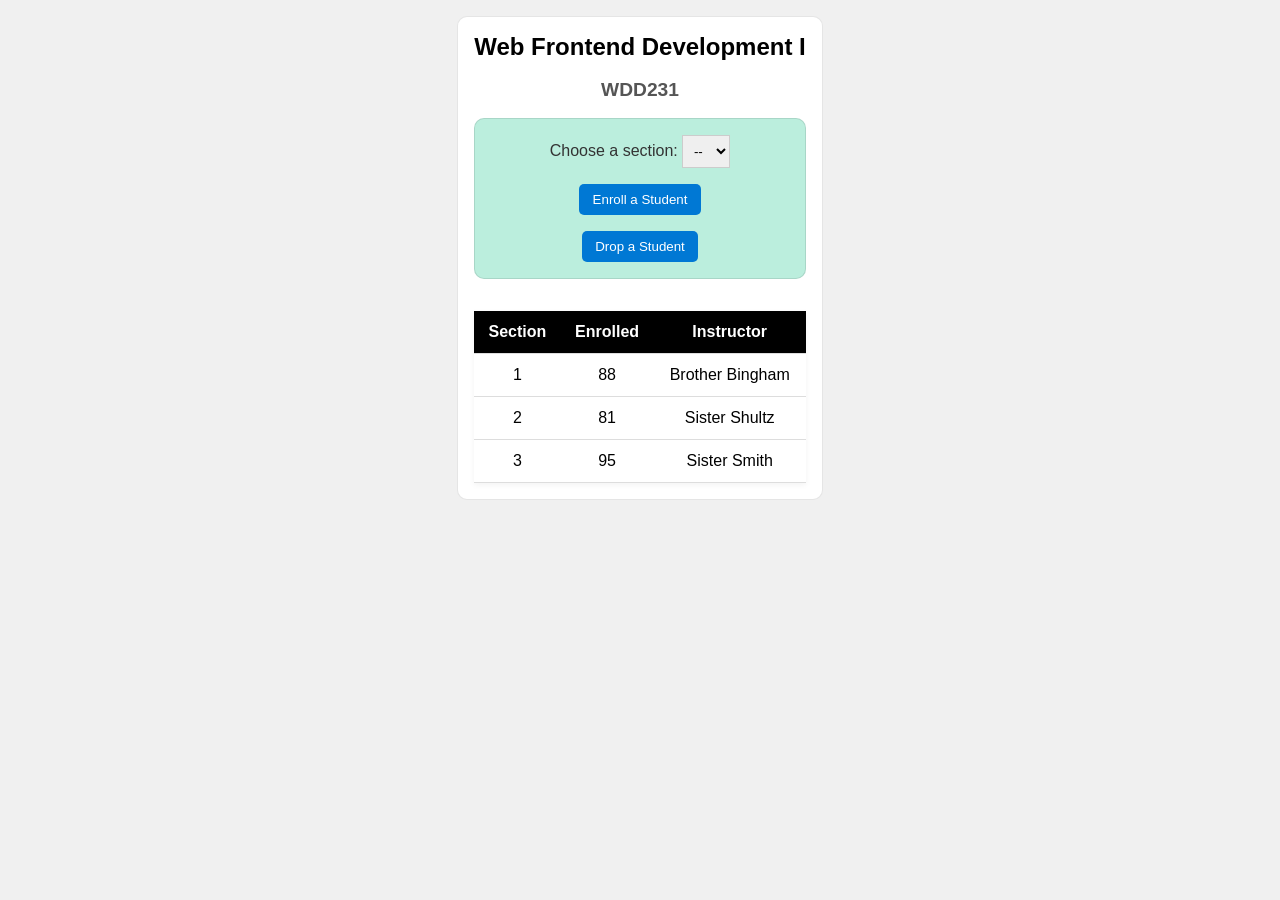
<file: week3/modules.html>
<html lang="en" data-theme="light">
<head>
  <meta charset="UTF-8">
  <meta name="viewport" content="width=device-width, initial-scale=1.0">
  <title>Modules Example: Course and Sections</title>
  <link rel="stylesheet" href="styles/modules.css">
  <script type="module" src="scripts/modules.mjs"></script>
</head>

<body>
    <main>
        <h1 id="courseName">Web Frontend Development I</h1>
        <h2 id="courseCode">WDD231</h2>

        <div id="enrollment">
            <label for="sectionNumber">Choose a section:</label>
            <select id="sectionNumber">
                <option value="0" disabled="" selected="">--</option>
            </select>
            <button id="enrollStudent">Enroll a Student</button>
            <button id="dropStudent">Drop a Student</button>
        </div>

        <table>
            <thead>
                <tr>
                    <th>Section</th>
                    <th>Enrolled</th>
                    <th>Instructor</th>
                </tr>
            </thead>
            <tbody id="sections">
                <tr>
                    <td>1</td>
                    <td>88</td>
                    <td>Brother Bingham</td>
                </tr>
                <tr>
                    <td>2</td>
                    <td>81</td>
                    <td>Sister Shultz</td>
                </tr>
                <tr>
                    <td>3</td>
                    <td>95</td>
                    <td>Sister Smith</td>
                </tr>
            </tbody>
        </table>
    </main>
</body>
</html>
</file>
<file: styles/small.css>
:root{
    --primary: #7f1d1d;
    --secondary: #f4dcdc;
}
*{
    box-sizing: border-box;
}
body{
    margin: 0;
    padding: 0 0.5rem;
    font-family: "Poppins", sans-serif;
    font-size: 1rem;
    line-height: 1.6;
    color: #212529;
    background-color: #fff;
}
img{
    max-width: 100%;
    height: auto;
    display: block;
}
header{
    display: flex;
    align-items: center;
    gap: 0.75rem;
    padding: 1.25rem 0;
    background-color: #fff;
}
.site-name{
    font-weight: 600;
    font-size: 1.25rem;
    color: var(--primary);
}
#menu-button{
    margin-left: auto;
    width: 48px;
    height: 48px;
    font-size: 1.75rem;
    line-height: 1;
    color: var(--primary);
    background-color: var(--secondary);
    border: 2px solid var(--primary);
    border-radius: 6px;
    cursor: pointer;
}
#menu-button::before{
    content: "\2630";
}
#menu-button.open::before{
    content: "\00D7";
}
nav{
    background-color: var(--primary);
}
#nav-menu{
    display: none;
    list-style: none;
    margin: 0;
    padding: 0;
}
#nav-menu.open{
    display: block;
}
#nav-menu a{
    display: block;
    padding: 0.9rem 1rem;
    color: #fff;
    text-decoration: none;
    font-weight: 600;
    border-top: 1px solid #9f5656;
}
#nav-menu a:hover{
    background-color: #b91c1c;
}
#nav-menu a.active{
    background-color: #d62839;
}
h1{
    margin: 1rem 0;
    color: var(--primary);
    font-size: 1.75rem;
}
section{
    margin-bottom: 1.5rem;
    background-color: var(--secondary);
}
section h2{
    margin: 0;
    padding: 0.6rem 1rem;
    font-size: 1.1rem;
    text-align: center;
    color: #fff;
    background-color: var(--primary);
}
.about p{
    margin: 0;
    padding: 1rem;
}
.photo img{
    width: 100%;
    max-width: 260px;
    margin: 1rem auto;
    border-radius: 8px;
}
.filters{
    display: flex;
    gap: 0.5rem;
    padding: 1rem;
}
.filters button{
    flex: 1;
    padding: 0.6rem;
    font-weight: 600;
    font-size: 1rem;
    color: var(--primary);
    background-color: #fff;
    border: 2px solid var(--primary);
    border-radius: 6px;
    cursor: pointer;
}
.filters button:hover{
    color: #fff;
    background-color: #b91c1c;
    border-color: #b91c1c;
}
#course-list{
    display: grid;
    gap: 0.5rem;
    padding: 0 1rem;
}
.course-card{
    padding: 0.6rem;
    text-align: center;
    font-weight: 600;
    color: #212529;
    background-color: #fff;
    border: 2px solid var(--primary);
}
.course-card.completed{
    color: #fff;
    background-color: #d62839;
    border-color: #d62839;
}
.course-card.completed::before{
    content: "✓ ";
}
#credits{
    margin: 0;
    padding: 1rem;
    text-align: center;
}
footer{
    padding: 1rem;
    text-align: center;
    background-color: var(--secondary);
}
.social{
    display: flex;
    justify-content: center;
    gap: 1.5rem;
    margin-bottom: 0.75rem;
}
.social img{
    width: 32px;
    height: 32px;
}
footer p{
    margin: 0.25rem 0;
    font-size: 0.9rem;
}
dialog{
    width: min(90%, 400px);
    background-color: #fff;
    border: 1px solid black;
    border-radius: 5px;
    box-shadow: 0 0 10px rgb(0 0 / 50%);
    padding: 20px;
}
dialog::backdrop{
    background-color: rgb(0 0 0 / 50%);
}
dialog button{
    position: absolute;
    top: 23px;
    right: 23px;
    padding: 0.5rem 1rem;
    border: 1px solid rgb(0 0 0 / 10%);
}
</file>
<file: styles/larger.css>
@media screen and (min-width: 768px) {
    #menu-button{
        display: none;
    }
    #nav-menu, #nav-menu.open{
        display: flex;
    }
    #nav-menu a{
        padding: 0.9rem 1.25rem;
        border-top: none;
    }
    main{
        display: grid;
        grid-template-columns: 2fr 1fr;
        column-gap: 1.5rem;
    }
    h1, .courses{
        grid-column: 1 / -1;
    }
    .photo img{
        max-width: 220px;
    }
    #course-list{
        grid-template-columns: repeat(3, 1fr);
    }
    body{
        max-width: 1200px;
        margin: 0 auto;
    }
}
</file>
<file: chamber/styles/small.css>
:root{
    --primary-color: #e60b33;
    --secondary-color: #8f0825;
    --background-color: #fff7f8;
    --text-color: #2b2023;
}
*{
    box-sizing: border-box;
}
body{
    font-family: 'Poppins', sans-serif;
    background-color: var(--background-color);
    color: var(--text-color);
    margin: 0;
    line-height: 1.6;
}
header{
    display: flex;
    justify-content: space-between;
    align-items: center;
    flex-wrap: wrap;
    background-color: var(--background-color);
    border-bottom: 2px solid var(--primary-color);
    padding: 1rem;
}
.brand{
    display: flex;
    align-items: center;
    gap: 0.75rem;
}
.site-name{
    font-size: 1.1rem;
    font-weight: 600;
}
.brand img{
    width: 50px;
    height: 50px;
}
nav{
    width: 100%;
}
#nav-menu{
    display: none;
    width: 100%;
}
#nav-menu.open{
    display: block;
}
#nav-menu ul{
    list-style: none;
    padding: 0;
    margin: 1rem 0 0 0;
    display: flex;
    flex-direction: column;
    gap: 0.5rem;
}
#nav-menu a{
    display: block;
    color: var(--text-color);
    text-decoration: none;
    padding: 0.75rem 1rem;
    border-radius: 4px;
    font-weight: 600;
}
nav a:hover, nav a.active{
    background-color: #d98c72;
    color: #fff;
}
#menu-button{
    background: none;
    border: 2px solid var(--secondary-color);
    color: var(--secondary-color);
    font-size: 1.5rem;
    padding: 0.25rem 0.5rem;
    border-radius: 4px;
    cursor: pointer;
}
main{
    max-width: 1200px;
    margin: 0 auto;
    padding: 1.5rem;
}
.hero{
    position: relative;
    width: 100%;
    overflow: hidden;
    border-radius: 8px;
}
.hero img{
    display: block;
    width: 100%;
    height: 350px;
    object-fit: cover;
}
.hero-content{
    position: absolute;
    inset: 0;
    display: flex;
    flex-direction: column;
    justify-content: center;
    align-items: center;
    text-align: center;
    padding: 1rem;
    z-index: 1;
}
.hero::before{
    content: "";
    position: absolute;
    inset: 0;
    background-color: #00000080;
}
.hero-content h1, .hero-content p{
    color: #c20a32;
}
.cta-button{
    display: inline-block;
    background-color: var(--primary-color);
    color: #fff;
    text-decoration: none;
    padding: 0.75rem 1.5rem;
    border-radius: 5px;
    font-weight: 600;
    margin-top: 1rem;
}
.cta-button:hover{
    background-color: var(--secondary-color);
}
.events{
    margin-top: 2rem;
}
.events h2{
    color: var(--secondary-color);
    text-align: center;
    margin-bottom: 1.5rem;
}
.event-container{
    display: grid;
    grid-template-columns: 1fr;
    gap: 1rem;
}
.event-card{
    background-color: #fff;
    border-left: 5px solid var(--primary-color);
    padding: 1.25rem;
    border-radius: 6px;
}
.event-card h3{
    color: var(--secondary-color);
    margin-top: 0;
}
.event-card p{
    font-size: 0.9rem;
}
.weather{
    margin-top: 2rem;
}
.weather h2{
    color: var(--secondary-color);
    text-align: center;
    margin-bottom: 1.5rem;
}
.current-weather, .forecast{
    background-color: #fff;
    padding: 1.25rem;
    border-radius: 6px;
    margin-bottom: 1rem;
}
.weather h3{
    color: var(--secondary-color);
    margin-top: 0;
}
.spotlights{
    margin-top: 2rem;
}
.spotlights h2{
    color: var(--secondary-color);
    text-align: center;
    margin-bottom: 1.5rem;
}
#spotlight-container{
    display: grid;
    grid-template-columns: 1fr;
    gap: 1rem;
}
.spotlight-card{
    background-color: #fff;
    padding: 1.25rem;
    border-radius: 6px;
    text-align: center;
    border-top: 4px solid var(--primary-color);
}
.spotlight-card img{
    width: 120px;
    height: 120px;
    object-fit: contain;
}
.spotlight-card a{
    display: inline-block;
    background-color: var(--primary-color);
    color: #fff;
    text-decoration: none;
    padding: 0.6rem 1.2rem;
    border-radius: 5px;
    font-weight: 600;
    margin: 0.75rem 0;
}
.spotlight-card a:hover{
    background-color: var(--secondary-color);
}
#forecast-container{
    display: grid;
    grid-template-columns: 1fr;
    gap: 1rem;
}
.forecast-card{
    background-color: var(--background-color);
    padding: 1rem;
    border-radius: 6px;
    text-align: center;
}
h1{
    color: var(--secondary-color);
    text-align: center;
    margin-bottom: 1.5rem;
}
.view-buttons{
    display: flex;
    justify-content: center;
    gap: 1rem;
    margin-bottom: 1.5rem;
}
.view-buttons button{
    padding: 0.5rem 1.5rem;
    border: 2px solid var(--primary-color);
    background-color: #fff;
    color: var(--primary-color);
    font-weight: 600;
    border-radius: 4px;
    cursor: pointer;
}
.view-buttons button.active{
    background-color: var(--primary-color);
    color: #fff;
}
#members.grid{
    display: grid;
    grid-template-columns: 1fr;
    gap: 1.5rem;
}
#members.grid .member-card{
    background-color: #fff;
    border: 1px solid #e2d2d5;
    border-top: 5px solid var(--secondary-color);
    border-radius: 8px;
    padding: 1.25rem;
    text-align: center;
}
#members.grid .member-card img{
    width: 100px;
    height: 100px;
    object-fit: cover;
    border-radius: 50%;
    margin-bottom: 0.75rem;
    border: 2px solid var(--background-color);
}
#members.grid .card-info h3{
    color: var(--secondary-color);
    margin: 0.25rem 0;
}
#members.grid .card-info .tagline{
    font-size: 0.9rem;
    color: #665558;
    margin: 0.75rem;
}
#members.grid .card-info p{
    font-size: 0.85rem;
    margin: 0.3rem 0;
}
#members.list{
    display: flex;
    flex-direction: column;
    gap: 0;
    border: 1px solid #e2d2d5;
    border-radius: 4px;
    overflow: hidden;
}
#members.list .member-card{
    background-color: #fff;
    border: none;
    border-bottom: 1px solid #e2d2d5;
    padding: 0.85rem 1.25rem;
    border-radius: 0;
    display: flex;
    flex-direction: row;
    align-items: center;
}
#members.list .member-card:nth-child(even){
    background-color: var(--background-color);
}
#members.list .member-card:last-child{
    border-bottom: none;
}
#members.list .member-card img{
    display: none;
}
#members.list .card-info{
    display: flex;
    flex-wrap: wrap;
    justify-content: space-between;
    align-items: center;
    width: 100%;
    gap: 1.5rem;
}
#members.list .card-info h3{
    color: var(--secondary-color);
    margin: 0;
    font-size: 1rem;
    flex: 1;
}
#members.list .card-info a{
    color: var(--secondary-color);
    text-decoration: underline;
    flex: 1;
}
#members.list .card-info .tagline{
    display: none;
}
#members.list .card-info .membership{
    display: none;
}
#members.list .card-info p{
    font-size: 0.85rem;
    margin: 0;
    flex: 1;
}
.join-form{
    background-color: #fff;
    padding: 1.5rem;
    border-radius: 6px;
    border-top: 4px solid var(--primary-color);
}
.join-form h2{
    color: var(--secondary-color);
    margin-top: 0;
}
.join-form label{
    display: block;
    font-weight: 600;
    margin-bottom: 1rem;
}
.join-form input[type="text"], .join-form input[type="email"], .join-form input[type="tel"],
.join-form select, .join-form textarea{
    display: block;
    width: 100%;
    margin-top: 0.35rem;
    padding: 0.65rem;
    border: 1px solid #b9a5a9;
    border-radius: 4px;
    font-family: inherit;
    font-size: 1rem;
}
.join-form input[type="submit"]{
    width: 100%;
    background-color: var(--primary-color);
    color: #fff;
    border: none;
    padding: 0.75rem 1.5rem;
    border-radius: 5px;
    font-family: inherit;
    font-size: 1rem;
    font-weight: 600;
    cursor: pointer;
}
.join-form input[type="submit"]:hover{
    background-color: var(--secondary-color);
}
.join-layout{
    display: grid;
    grid-template-columns: 1fr;
    gap: 1.5rem;
}
.membership-cards{
    display: grid;
    grid-template-columns: 1fr;
    gap: 1rem;
    align-content: start;
}
.level-card{
    background-color: #fff;
    padding: 1.25rem;
    border-radius: 6px;
    text-align: center;
    border-top: 5px solid var(--primary-color);
    animation: card-fade-in 0.8s ease-out backwards;
}
.level-card h3{
    color: var(--secondary-color);
    margin-top: 0;
}
.level-card.np{
    border-top-color: #2e7d32;
    animation-delay: 0.2s;
}
.level-card.bronze{
    border-top-color: #cd7f32;
    animation-delay: 0.4s;
}
.level-card.silver{
    border-top-color: #a8a9ad;
    animation-delay: 0.6s;
}
.level-card.gold{
    border-top-color: #d4af37;
    animation-delay: 0.8s;
}
.info-button{
    background-color: var(--secondary-color);
    color: #fff;
    border: none;
    padding: 0.6rem 1.2rem;
    border-radius: 5px;
    font-family: inherit;
    font-size: 1rem;
    font-weight: 600;
    cursor: pointer;
}
.info-button:hover{
    background-color: #6b0620;
}
dialog{
    width: min(90%, 450px);
    border: none;
    border-top: 5px solid var(--primary-color);
    border-radius: 8px;
    padding: 1.5rem;
    background-color: #fff;
    color: var(--text-color);
}
dialog h3{
    color: var(--secondary-color);
    margin-top: 0;
}
dialog ul{
    padding-left: 1.25rem;
}
.modal-actions{
    text-align: right;
}
dialog button{
    background-color: var(--primary-color);
    color: #fff;
    border: none;
    padding: 0.6rem 1.2rem;
    border-radius: 5px;
    font-family: inherit;
    font-size: 1rem;
    font-weight: 600;
    cursor: pointer;
}
dialog button:hover{
    background-color: var(--secondary-color);
}
@keyframes card-fade-in{
    from{
        opacity: 0;
        transform: translate(20px);
    }
    to{
        opacity: 1;
        transform: translateY(0);
    }
}
@media(prefers-reduced-motion: reduce){
    .level-card{
        animation: none;
    }
}
.thankyou-message{
    text-align: center;
    max-width: 600px;
    margin: 0 auto 1.5rem auto;
}
.submitted-info{
    background-color: #fff;
    padding: 1.5rem;
    border-radius: 6px;
    border-top: 4px solid var(--primary-color);
    max-width: 600px;
    margin: 0 auto;
}
.submitted-info h2{
    color: var(--secondary-color);
    margin-top: 0;
}
.submitted-info dt{
    font-weight: 600;
    color: var(--secondary-color);
}
.submitted-info dd{
    margin: 0 0 1rem 0;
    overflow-wrap: anywhere;
}
.submitted-info dd:last-child{
    margin-bottom: 0;
}
footer{
    background-color: var(--secondary-color);
    color: #fff;
    padding: 2rem 1rem;
    margin-top: 3rem;
    text-align: center;
    display: flex;
    flex-direction: column;
    gap: 1.5rem;
}
footer a{
    color: #ffccd5;
    text-decoration: none;
}
footer a:hover{
    text-decoration: underline;
}
.footer-social{
    display: flex;
    justify-content: center;
    gap: 1.5rem;
}
.footer-social img, .footer-social a{
    width: 36px;
    height: 36px;
    display: inline-block;
}
</file>
<file: chamber/styles/larger.css>
@media screen and (min-width: 768px){
    header{
        padding: 1rem 2rem;
    }
    #menu-button{
        display: none;
    }
    nav{
        width: auto;
    }
    #nav-menu{
        display: block;
        width: auto;
    }
    #nav-menu ul{
        flex-direction: row;
        gap: 1.5rem;
        margin: 0;
    }
    #nav-menu a{
        padding: 0.5rem 1rem;
    }
    main{
        padding: 2rem;
    }
    #members.grid{
        grid-template-columns: repeat(3, 1fr);
    }
    .weather{
        display: grid;
        grid-template-columns: 1fr 1fr;
        gap: 1rem;
    }
    .weather h2{
        grid-column: 1/-1;
    }
    #spotlight-container{
        grid-template-columns: repeat(3, 1fr);
    }
    #forecast-container{
        grid-template-columns: repeat(3, 1fr);
    }
    .join-layout{
        grid-template-columns: 3fr 2fr;
        align-items: start;
    }
    footer{
        flex-direction: row;
        justify-content: space-between;
        align-items: flex-start;
        text-align: left;
        padding: 2rem 2rem;
    }
    .footer-contact, .footer-social, .footer-info{
        flex: 1;
    }
    .footer-social{
        justify-content: center;
    }
    .footer-info{
        text-align: right;
    }
}
</file>
<file: code-along/styles/base.css>
/* 
emerald green #166534
warm cream #eab308
*/

*{
    font-family: "Poppins", sans-serif;
    box-sizing: border-box;
}

/* Header */
header{
    display: grid;
    grid-template-columns: 24px auto 44px;
    padding: 5px 0 5px 10px;
    align-items: end;
    border-bottom: solid 1px #addd;
    column-gap: 8px;
}

header img{
    display: block;
    width: 100%;
    height: auto;
    padding-bottom: 3px;
}

header span{
    font-size: 1.2rem;
    color: #166534;
}

/* Header*/
.hamburger{
    background: none;
    border: none;
    color: #3d4858;
    cursor: pointer;
}

.hamburger::before{
    content: "\2630";
    font-size: 2rem;
}

.hamburger.show::before{
    content: "\00D7";
}

/* Navigation */
.navigation{
    display: none;
}

.navigation.show{
    display: block;
}

.navigation ul{
    list-style-type: none;
    margin: 0;
    padding: 0;
}

.navigation a{
    display: block;
    padding: 0.8rem 10px;
    color: #166534;
    text-decoration: none;
    border-bottom: 1px #addd;   
}
.navigation li.current{
    background-color: #eee;
}

.navigation a:hover{
    background-color: #eab308;
}

h1{
    margin-left: 10px;
    color: #166534;
}


footer{
    background-color: #eee;
    padding: 1rem 10px;
    text-align: center;
}

.icons{
    display: flex;
    justify-content: center;
    column-gap: 1rem;
}

.icons a{
    display: flex;
    justify-content: center;
    align-items: center;
    width: 44px;
    height: 44px;
    border: #ccc solid 1px;
    border-radius: 22px;
}

.icons img{
    width: 22px;
    height: 22px;
}

.icon a:hover{
    background-color: #ddd;
}
</file>
<file: code-along/styles/larger.css>
@media screen and (min-width: 38rem){
    header, main, nav, footer{
        max-width: 900px;
        margin: 0 auto;
    }

    header{
        grid-template-columns: 24px auto;
    }

    .hamburger{
        display: none;
    }

    .navigation{
        display: block;
        border-bottom: solid 1px #eee;
    }

    .navigation ul{
        display: flex;
    }

    .navigation a{
        border: none;
    }

}
</file>
<file: styles/prophets.css>
#cards{
    display: grid;
    grid-template-columns: repeat(auto-fit, minmax(250px, 1fr));
    gap: 1rem;
}
#cards section{
    background-color: #b7b9d6;
    border: 1px solid #4b4f9e;
    padding: 1rem;
    text-align: center;
}
#cards img{
    max-width: 100%;
    height: auto;
}
#cards h2{
    font-family: 'Poppins', sans-serif;
    font-size: 1.5rem;
    color: #3a3d86;
    margin: 0 0 0.5rem;
}
#cards p{
    font-size: 0.9rem;
    margin: 0.25rem 0;
}
header{
    background-color: #3a3d86;
    color: #fff;
    text-align: center;
    padding: 1rem;
    margin-bottom: 1rem;
}
footer {
    background-color: #3a3d86;
    color: white;
    text-align: center;
    padding: 1rem;
    margin-top: 1rem;
}
</file>
<file: final/styles/site-plan.css>
:root{
    --brown: #2b1d16;
    --sand: #f5ead9;
    --gold: #e0a84c;
    --terracotta: #d2693c;
}
*{
    box-sizing: border-box;
}
body{
    margin: 0;
    font-family: "Open Sans", sans-serif;
    line-height: 1.6;
    color: var(--sand);
    background-color: var(--brown);
}
h1, h2, .heading-font{
    font-family: "Playfair Display", serif;
    color: var(--gold);
}
header, footer{
    padding: 1.5rem 1rem;
    text-align: center;
    background-color: var(--brown);
    border-bottom: 3px solid var(--terracotta);
}
footer{
    border-top: 3px solid var(--terracotta);
    border-bottom: none;
}
header h1{
    margin: 0;
}
header p, footer p{
    margin: 0.25rem 0 0;
}
main{
    max-width: 50rem;
    margin: 0 auto;
    padding: 1rem;
}
h2{
    margin-top: 2rem;
    border-bottom: 2px solid var(--terracotta);
}
table{
    width: 100%;
    border-collapse: collapse;
}
caption{
    padding: 0.5rem 0;
    font-weight: 600;
    text-align: left;
}
th, td{
    padding: 0.5rem;
    text-align: left;
    border: 1px solid var(--terracotta);
}
th{
    color: var(--brown);
    background-color: var(--gold);
}
.swatch{
    display: block;
    width: 2.5rem;
    height: 2.5rem;
    border: 1px solid var(--sand);
}
.swatch.brown{
    background-color: var(--brown);
}
.swatch.sand{
    background-color: var(--sand);
}
.swatch.gold{
    background-color: var(--gold);
}
.swatch.terracotta{
    background-color: var(--terracotta);
}
.font-sample{
    margin-bottom: 1rem;
    padding: 1rem;
    border-left: 4px solid var(--terracotta);
}
.font-sample p{
    margin: 0;
}
.heading-font, .body-font{
    margin-bottom: 0.5rem;
    font-size: 1.5rem;
}
.body-font{
    font-family: "Open Sans", sans-serif;
    color: var(--gold);
}
figure{
    margin: 1.5rem 0;
}
figure img{
    display: block;
    max-width: 100%;
    height: auto;
    border: 1px solid var(--sand);
}
figcaption{
    margin-top: 0.5rem;
    font-style: italic;
}
</file>
<file: week3/styles/modules.css>
* {
  margin: 0;
  padding: 0;
  box-sizing: border-box;
}

body {
  font-family: Arial, sans-serif;
  background-color: #f0f0f0;
}

main {
  padding: 1rem;
  background-color: #fff;
  color: #333;
  width: fit-content;
  margin: 1rem auto;
  border: 1px solid rgb(0 0 0 / 10%);
  border-radius: 10px;
}

h1 {
  font-size: 1.5rem;
  color: #000;
}

h2 {
  font-size: 1.2rem;
  color: #555;
}

h1,
h2 {
  text-align: center;;
  margin-bottom: 1.1rem;
}

form p {
  margin: .5rem;
  font-weight: bold;
}

#enrollment {
  padding: 1rem 1rem 0 1rem;
  border: 1px solid rgb(0 0 0 / 10%);
  border-radius: 10px;
  background-color: #bed;
  text-align: center;
}

select {
  padding: 0.5em;
  border: 1px solid #ccc;
  width: 3rem;
}

button {
  display: block;
  margin: 1rem auto;
  padding: 0.6em 1em;
  border: none;
  border-radius: 5px;
  background-color: #0078d4;
  color: white;
  cursor: pointer;
}

button:hover {
  background-color: #005fa3;
}

table {
  margin-top: 2rem;
  width: 100%;
  border-collapse: collapse;
  background-color: white;
  box-shadow: 0 2px 6px rgb(0 0 0 / 5%);
}

th,
td {
  padding: 0.75rem;
  text-align: center;
  border-bottom: 1px solid #ddd;
}

th {
  background-color: #000;
  color: white;
  font-weight: bold;
}

tr:hover {
  background-color: #bbb;
}
</file>
